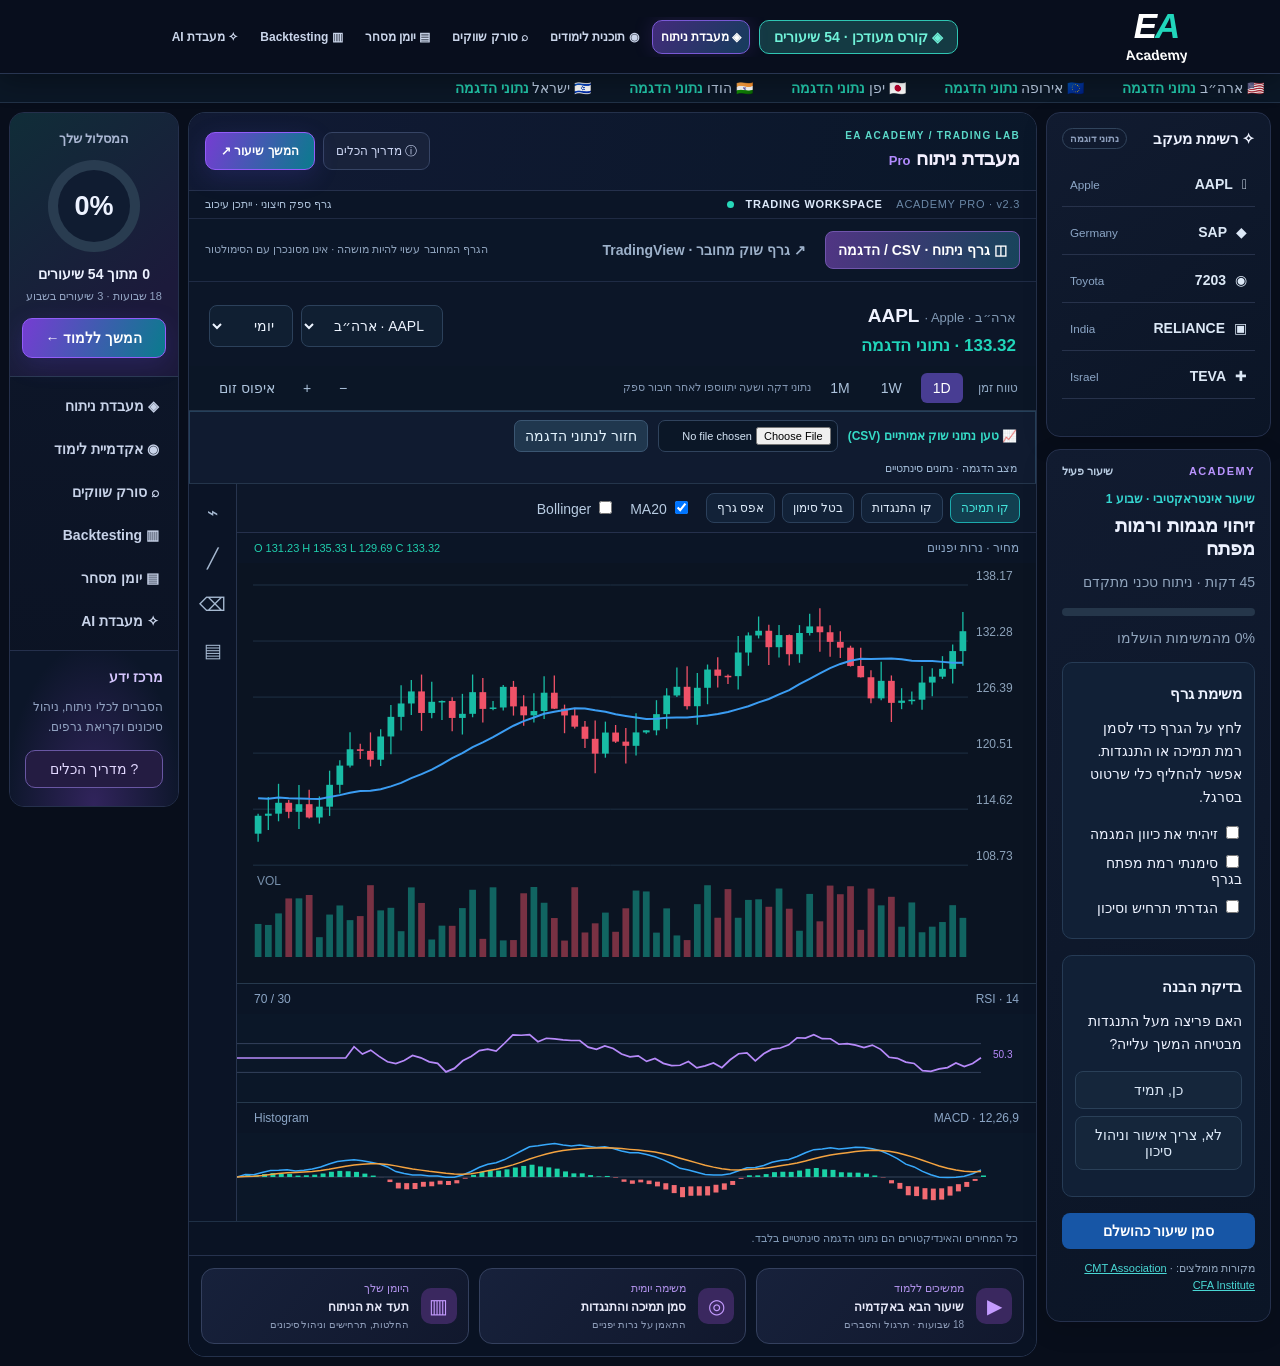
<file: index.html>
<!DOCTYPE html>

<html dir="rtl" lang="he"><head><meta charset="utf-8"/><meta content="width=device-width,initial-scale=1" name="viewport"/><meta content="#07111f" name="theme-color"/><title>EA Academy | מסחר, השקעות ולמידה — 11.1</title><link href="style.css?v=111" rel="stylesheet"/><link href="pro-v3.css?v=111" rel="stylesheet"/><link href="ea-v4.css?v=111" rel="stylesheet"/><link href="ea-layout-fix.css?v=111" rel="stylesheet"/><link href="ea-v5.css?v=111" rel="stylesheet"/><link href="academy-v6.css?v=111" rel="stylesheet"/><style>.v9-course-link{display:inline-flex;align-items:center;padding:8px 14px;margin:3px 5px;border-radius:10px;border:1px solid #2fc6b3;background:#143a43;color:#70f2d9;text-decoration:none;font-weight:800;white-space:nowrap}</style></head><body><header><div class="brand"><div aria-label="EA Academy" class="ea-mark"><strong>E<span>A</span></strong><small>Academy</small></div><span class="brand-sub">Trading · Investing · AI</span></div><nav><a href="academy-pro.html?v=111" class="v9-course-link">◈ קורס מעודכן · 54 שיעורים</a><button class="active" data-view="lab">◈  מעבדת ניתוח</button><button data-view="courses">◉  תוכנית לימודים</button><button data-view="scanner">⌕  סורק שווקים</button><button data-view="journal">▤  יומן מסחר</button><button data-view="backtesting">▥  Backtesting</button><button data-view="research">✧  מעבדת AI</button><button class="nav-academy" data-view="courses">♢  אקדמיית לימוד</button></nav><span class="tag">● מצב הדגמה · מחירים סינתטיים</span></header><div class="ticker" id="ticker"></div><main><section class="view active" id="lab"><div class="layout"><section class="pro-chart panel chartpanel"><div class="ea-chart-top"><div><span class="ea-eyebrow">EA ACADEMY / TRADING LAB</span><h1>מעבדת ניתוח <em>Pro</em></h1><p>נתח מגמות, תרגל אסטרטגיות ולמד מתוך הגרף</p></div><div class="ea-top-actions"><button id="eaOpenHelpTop" type="button">ⓘ מדריך הכלים</button><button class="ea-gradient-btn" data-view="courses" type="button">המשך שיעור ↗</button></div></div><div class="terminal-strip"><div class="terminal-title"><span class="live-dot"></span> TRADING WORKSPACE <span class="terminal-sub">ACADEMY PRO · v2.3</span></div><div class="terminal-status">גרף ספק חיצוני · ייתכן עיכוב</div></div><div class="pro-mode-tabs"><button class="active" data-pro-mode="local" type="button">◫ גרף ניתוח · CSV / הדגמה</button><button data-pro-mode="external" type="button">↗ גרף שוק מחובר · TradingView</button><span>הגרף המחובר עשוי להיות מושהה · אינו מסונכרן עם הסימולטור</span></div><section class="live-market pro-external" hidden="" id="liveMarket"><div class="live-head"><strong>נתוני שוק מחוברים · TradingView</strong><span>הנתונים עשויים להיות מושהים בהתאם לבורסה ולספק. גרף זה נפרד מהסימולטור.</span></div><div class="live-tools"><label>סימול <input aria-label="סימול בורסה" id="liveSymbol" placeholder="NASDAQ:AAPL" value="NASDAQ:AAPL"/></label><button id="loadLive" type="button">טען גרף שוק</button><span id="liveStatus">טוען גרף חיצוני…</span></div><div class="live-frame" id="liveFrame"><iframe id="tvFrame" loading="lazy" referrerpolicy="strict-origin-when-cross-origin" title="גרף שוק TradingView"></iframe></div><p class="source-note">נתוני ספק חיצוני; זמינות, זמן אמת/השהיה, היקף היסטוריה והרשאות תלויים ב-TradingView ובבורסה. אין להסתמך על נתונים אלה לביצוע פקודות. אין סנכרון אוטומטי עם Backtesting או יומן המסחר.</p></section><div class="charthead pro-local"><div><h2 id="symbolTitle">AAPL <small>· Apple · NASDAQ</small></h2><div class="price" id="priceLabel">—</div></div><div class="actions"><select id="symbol"><option value="AAPL">AAPL · ארה״ב</option><option value="SAP">SAP · גרמניה</option><option value="7203">Toyota · יפן</option><option value="RELIANCE">Reliance · הודו</option><option value="TEVA">Teva · ישראל</option></select><select id="timeframe"><option value="D">יומי</option><option value="W">שבועי</option><option value="M">חודשי</option></select></div></div><div aria-label="טווחי זמן" class="quickframes pro-local" role="group"><span>טווח זמן</span><button class="active" data-frame="D">1D</button><button data-frame="W">1W</button><button data-frame="M">1M</button><span class="frame-note">נתוני דקה ושעה יתווספו לאחר חיבור ספק</span><div class="zoom-controls"><button id="zoomOut" title="הצג יותר נרות" type="button">−</button><button id="zoomIn" title="התקרב לגרף" type="button">+</button><button id="zoomReset" type="button">איפוס זום</button></div></div><div class="csv-upload pro-local"><label for="csvFile">📈 טען נתוני שוק אמיתיים (CSV)</label><input accept=".csv,text/csv" id="csvFile" type="file"/><button id="demoMode" type="button">חזור לנתוני הדגמה</button><span id="dataStatus" role="status">מצב הדגמה · נתונים סינתטיים</span></div><div class="trading-workspace pro-local"><div aria-label="כלי גרף" class="drawing-rail"><button data-rail="support" title="קו תמיכה">⌁</button><button data-rail="resistance" title="קו התנגדות">╱</button><button data-rail="clear" title="נקה שרטוטים">⌫</button><button data-rail="courses" title="לשיעורים">▤</button></div><div class="trading-chart-body"><div class="toolbar"><button class="selected" data-tool="support">קו תמיכה</button><button data-tool="resistance">קו התנגדות</button><button id="undo">בטל סימון</button><button id="reset">אפס גרף</button><label><input checked="" id="ma" type="checkbox"/> MA20</label><label><input id="bands" type="checkbox"/> Bollinger</label></div><div class="pane-heading"><span>מחיר · נרות יפניים</span><span id="ohlcInfo">OHLC</span></div><canvas aria-label="גרף נרות אינטראקטיבי עם נתוני הדגמה" id="chart"></canvas><div class="pane-heading indicator-pane"><span>RSI · 14</span><span>30 / 70</span></div><canvas id="rsi"></canvas><div class="pane-heading indicator-pane"><span>MACD · 12,26,9</span><span>Histogram</span></div><canvas id="macd"></canvas></div></div><p class="tiny pro-local" id="dataDisclaimer">כרגע מוצגים נתוני הדגמה סינתטיים. לאחר ייבוא CSV יופיע מקור הנתונים שתזין; האפליקציה אינה מאמתת את המקור או את התאמות המחירים.</p><div class="ea-bottom-tiles"><button class="ea-bottom-card" data-view="courses" type="button"><span class="ea-card-icon">▶</span><span><small>ממשיכים ללמוד</small><strong>שיעור הבא באקדמיה</strong><em>18 שבועות · תרגול והסברים</em></span></button><button class="ea-bottom-card" data-view="courses" type="button"><span class="ea-card-icon">◎</span><span><small>משימה יומית</small><strong>סמן תמיכה והתנגדות</strong><em>התאמן על נרות יפניים</em></span></button><button class="ea-bottom-card" data-view="journal" type="button"><span class="ea-card-icon">▥</span><span><small>היומן שלך</small><strong>תעד את הניתוח</strong><em>החלטות, תרחישים וניהול סיכונים</em></span></button></div></section><aside class="pro-dock"><aside class="panel sidebar"><div class="ea-side-title"><span>✧ רשימת מעקב</span><small>נתוני דוגמה</small></div><div class="sidebar-heading"><span>רשימת מעקב</span><span class="badge-demo">דמו</span></div><div class="watchlist" id="watchlist"><button data-watch="AAPL"> <strong>AAPL</strong><small>Apple</small></button><button data-watch="SAP">◆ <strong>SAP</strong><small>Germany</small></button><button data-watch="7203">◉ <strong>7203</strong><small>Toyota</small></button><button data-watch="RELIANCE">▣ <strong>RELIANCE</strong><small>India</small></button><button data-watch="TEVA">✚ <strong>TEVA</strong><small>Israel</small></button></div><h3>שווקים עולמיים</h3><div id="markets"></div><h3>כלים מתקדמים</h3><div class="toolgrid"><button data-view="scanner">⌕ סורק</button><button id="simButton">◈ סימולטור</button><button id="backtestButton">▥ Backtesting</button><button id="aiButton">✧ מעבדת AI</button></div><div class="mini"><h3>סימולטור מסחר</h3><label>כניסה <input id="entry" step="0.01" type="number" value="150"/></label><label>סטופ <input id="stop" step="0.01" type="number" value="145"/></label><label>יעד <input id="target" step="0.01" type="number" value="160"/></label><label>סיכון כספי <input id="risk" min="1" type="number" value="100"/></label><button class="primary" id="calculate">חשב פוזיציה</button><p class="muted" id="calcResult">הכנס נתונים לחישוב.</p></div></aside><aside class="panel lesson"><div class="lesson-topline">ACADEMY <span>שיעור פעיל</span></div><div class="eyebrow">שיעור אינטראקטיבי · שבוע <span id="weekNumber">1</span></div><h2 id="lessonTitle">זיהוי מגמות ורמות מפתח</h2><p class="muted">45 דקות · ניתוח טכני מתקדם</p><div class="progress"><i id="progressBar"></i></div><p class="muted" id="progressText">0% הושלם</p><div class="mini"><h3>משימת גרף</h3><p>לחץ על הגרף כדי לסמן רמת תמיכה או התנגדות. אפשר להחליף כלי שרטוט בסרגל.</p><div class="check"><label><input id="task1" type="checkbox"/> זיהיתי את כיוון המגמה</label><label><input id="task2" type="checkbox"/> סימנתי רמת מפתח בגרף</label><label><input id="task3" type="checkbox"/> הגדרתי תרחיש וסיכון</label></div></div><div class="mini"><h3>בדיקת הבנה</h3><p>האם פריצה מעל התנגדות מבטיחה המשך עלייה?</p><div class="quiz"><button data-answer="wrong">כן, תמיד</button><button data-answer="right">לא, צריך אישור וניהול סיכון</button></div><p class="muted" id="feedback"></p></div><button class="primary" id="complete">סמן שיעור כהושלם</button><p class="tiny">מקורות מומלצים: <a href="https://www.cmtassociation.org/" rel="noopener" target="_blank">CMT Association</a> · <a href="https://www.cfainstitute.org/" rel="noopener" target="_blank">CFA Institute</a></p></aside></aside><aside class="ea-left-rail"><div class="ea-journey"><div class="ea-small">המסלול שלך</div><div class="ea-ring" id="eaRing"><span id="eaPct">0%</span></div><strong id="eaDone">0 מתוך 54 שיעורים</strong><small>18 שבועות · 3 שיעורים בשבוע</small><button class="ea-gradient-btn" data-view="courses" type="button">המשך ללמוד ←</button></div><div class="ea-rail-menu"><button data-view="lab">◈ <span>מעבדת ניתוח</span></button><button data-view="courses">◉ <span>אקדמיית לימוד</span></button><button data-view="scanner">⌕ <span>סורק שווקים</span></button><button data-view="backtesting">▥ <span>Backtesting</span></button><button data-view="journal">▤ <span>יומן מסחר</span></button><button data-view="research">✧ <span>מעבדת AI</span></button></div><div class="ea-rail-foot"><strong>מרכז ידע</strong><p>הסברים לכלי ניתוח, ניהול סיכונים וקריאת גרפים.</p><button id="eaOpenHelp" type="button">? מדריך הכלים</button></div></aside></div></section><section class="view panel content academy-page" id="courses"><div style="margin:12px 0;padding:16px;border:1px solid #40cdbb;border-radius:12px;background:#102b36"><strong>EA Academy · מסלול יסודות — 70% למידה, 30% תרגול</strong><p>תשעה שיעורים מפורטים, ספריית הרצאות ומאמרים, מחברת אישית וגרף לצד המשימה.</p><a href="academy-pro.html?v=111" style="display:inline-block;background:#166e78;color:white;padding:10px 18px;border-radius:9px;text-decoration:none">התחל ללמוד במסלול החדש ←</a></div><div class="academy-hero"><div><div class="eyebrow">ACADEMY / מסלול למידה מקצועי</div><h1>ללמוד. לנתח. לתרגל.</h1><p>18 שבועות · 54 שיעורים · 40.5 שעות מתוכננות. כל שיעור כולל הסברים, דוגמה, תרגול, בדיקת ידע ומקורות להעמקה.</p></div><div class="academy-score"><strong id="academyDone">0/54</strong><span>שיעורים שהושלמו</span><div class="progress"><i id="academyProgress"></i></div></div></div><div class="academy-shell"><aside class="academy-index"><h3>תוכנית הלימודים</h3><p class="tiny">בחר שיעור לפתיחת סביבת הלמידה</p><div class="coursegrid" id="courseGrid"></div></aside><div class="academy-learning-workspace"><article class="academy-reader" id="academyReader"><p class="muted">בחר שיעור מהתוכנית כדי להתחיל.</p></article><section class="academy-practice-dock" id="academyPracticeDock" hidden><div class="practice-dock-head"><div><strong>מעבדת ניתוח צמודה</strong><small>גרף ותרגול לצד השיעור — ללא מעבר עמוד</small></div><button type="button" id="closePracticeDock">סגור גרף ✕</button></div><div class="practice-dock-controls"><button type="button" id="practiceLocal" class="active">גרף מקומי · שרטוט ו-CSV</button><button type="button" id="practiceExternal">גרף שוק · ספק חיצוני</button></div><iframe title="מעבדת ניתוח אינטראקטיבית" id="academyLabFrame" loading="lazy" data-src="index.html?embed=lab" referrerpolicy="same-origin"></iframe><p class="source-note">הגרף המקומי מציג נתונים סינתטיים עד לייבוא CSV. גרף הספק עשוי להיות מושהה. הנתונים אינם משותפים אוטומטית עם השיעור.</p></section></div></div></section><section class="view panel content" id="scanner"><h1>סורק שווקים עולמי</h1><p class="muted">דוגמת ממשק לסינון רשימת נכסים. הנתונים להמחשה בלבד ואינם תוצאות סריקה חיה.</p><div class="filters"><select id="marketFilter"><option value="all">כל השווקים</option><option value="US">ארה״ב</option><option value="EU">אירופה</option><option value="JP">יפן</option><option value="IN">הודו</option><option value="IL">ישראל</option></select><select id="trendFilter"><option value="all">כל המגמות</option><option value="up">מגמת עלייה</option><option value="down">מגמת ירידה</option></select></div><div id="scannerResults"></div></section><section class="view panel content" id="journal"><h1>יומן מסחר אישי</h1><p class="muted">שמור תרחישים ותובנות מקומית בדפדפן. אל תזין פרטי חשבון או מידע רגיש.</p><div class="journalform"><input id="journalSymbol" placeholder="סימול נכס"/><select id="journalType"><option>ניתוח טכני</option><option>תוכנית עסקה</option><option>סיכום עסקה</option></select><textarea id="journalNote" placeholder="מה ראיתי בגרף? מה התרחיש, הסטופ והסיכון?"></textarea><button class="primary" id="saveNote">שמור רשומה</button></div><div id="notes"></div></section><section class="view panel content" id="backtesting"><h1>מעבדת Backtesting</h1><p class="muted">סימולציה לימודית על סדרת מחירים סינתטית בלבד. לא ביצועי שוק, לא המלצת השקעה. אסטרטגיה: חציית ממוצעים נעים, לונג בלבד, ללא מינוף.</p><div class="journalform"><label>ממוצע קצר <input id="shortMa" max="40" min="2" type="number" value="10"/></label><label>ממוצע ארוך <input id="longMa" max="100" min="5" type="number" value="30"/></label><label>עמלה לכל פעולה (%) <input id="feePct" max="5" min="0" step="0.05" type="number" value="0.1"/></label><button class="primary" id="runBacktest">הרץ בדיקה</button></div><div class="results-grid" id="backtestResults"></div><p class="muted">התוצאות כוללות עמלה לדוגמה, אך אינן כוללות החלקה, מס, דיבידנדים או הטיית בחירת נכסים. בדיקה אמיתית מחייבת נתונים היסטוריים איכותיים ובדיקת out-of-sample.</p></section><section class="view panel content" id="research"><h1>מעבדת AI ומקורות מחקר</h1><p class="muted">גרסה זו אינה מחוברת למודל AI. כאן תוכל להכין שאלת מחקר מסודרת, להעתיק אותה ולבדוק מקורות ראשוניים.</p><div class="journalform"><label>נכס / סימול <input id="researchSymbol" maxlength="30" value="NVDA"/></label><label>סוג מחקר <select id="researchKind"><option value="technical">ניתוח טכני</option><option value="fundamental">ניתוח פונדמנטלי</option><option value="risk">ניהול סיכונים</option></select></label><textarea id="researchQuestion" placeholder="מה השאלה שתרצה לבדוק? למשל: האם הפריצה נתמכת בנפח?"></textarea><button class="primary" id="copyResearch">העתק שאלת מחקר מובנית</button></div><h2>מקורות מקצועיים</h2><div class="source-list"><a href="https://www.sec.gov/edgar/search/" rel="noopener" target="_blank">SEC EDGAR — דוחות חברות בארה״ב ↗</a><a href="https://pages.stern.nyu.edu/~adamodar/" rel="noopener" target="_blank">Aswath Damodaran — הערכת שווי ↗</a><a href="https://www.cmegroup.com/education.html" rel="noopener" target="_blank">CME Group — לימודי שווקים ונגזרים ↗</a><a href="https://www.investor.gov/" rel="noopener" target="_blank">Investor.gov — סיכונים והשקעות ↗</a></div><p class="muted">קישורים אלו הם מקורות ללמידה, לא ציטוטים המאמתים ניתוח מסוים. אל תסתמך על תשובת AI ללא הצלבת נתונים ותאריכים.</p></section></main><div id="toast" role="status"></div><script src="app.js?v=111"></script><script src="academy.js?v=111"></script><script src="market.js?v=111"></script><script src="pro-v3.js?v=111"></script><dialog class="ea-help" dir="rtl" id="eaHelp"><div class="ea-help-head"><div><small>EA ACADEMY · KNOWLEDGE CENTER</small><h2>מדריך הכלים שלך</h2></div><button aria-label="סגור" id="eaCloseHelp">✕</button></div><p>הסברים קצרים לכלי המסחר והלמידה. הנתונים בגרף המקומי סינתטיים אלא אם ייבאת CSV; הגרף החיצוני כפוף לזמינות והשהיית הספק.</p><div class="ea-help-grid"><article><h3>🕯 נרות יפניים</h3><p>כל נר מציג פתיחה, גבוה, נמוך וסגירה. גוף ירוק מציין סגירה מעל הפתיחה; אדום מציין ההפך.</p></article><article><h3>〽 MA20</h3><p>ממוצע מחירי הסגירה של 20 הנרות האחרונים. מסייע לראות כיוון מגמה, אך מגיב באיחור.</p></article><article><h3>◌ Bollinger</h3><p>רצועות סביב ממוצע נע המבטאות תנודתיות. נגיעה ברצועה אינה אות מסחר בפני עצמה.</p></article><article><h3>〰 RSI</h3><p>מדד מומנטום 0–100. רמות 30 ו־70 הן נקודות התייחסות, לא הבטחה להיפוך.</p></article><article><h3>▥ MACD</h3><p>השוואת ממוצעים נעים והיסטוגרמה להערכת שינויי מומנטום; חשוב לשלב הקשר שוק.</p></article><article><h3>⌁ תמיכה והתנגדות</h3><p>אזורי מחיר שבהם הופיע בעבר ביקוש או היצע. רמות עלולות להישבר ויש להגדיר סיכון מראש.</p></article><article><h3>◎ Backtesting</h3><p>בחינת אסטרטגיה על מחירי עבר. כרגע הבדיקה באתר היא לימודית ועל נתונים סינתטיים.</p></article><article><h3>↗ גרף מחובר</h3><p>רכיב חיצוני של TradingView. נתונים עשויים להיות בזמן אמת או מושהים לפי הבורסה והרשאות הספק.</p></article></div></dialog><script src="ea-v4.js?v=111"></script><script src="academy-v6.js?v=111" defer></script></body></html>
</file>
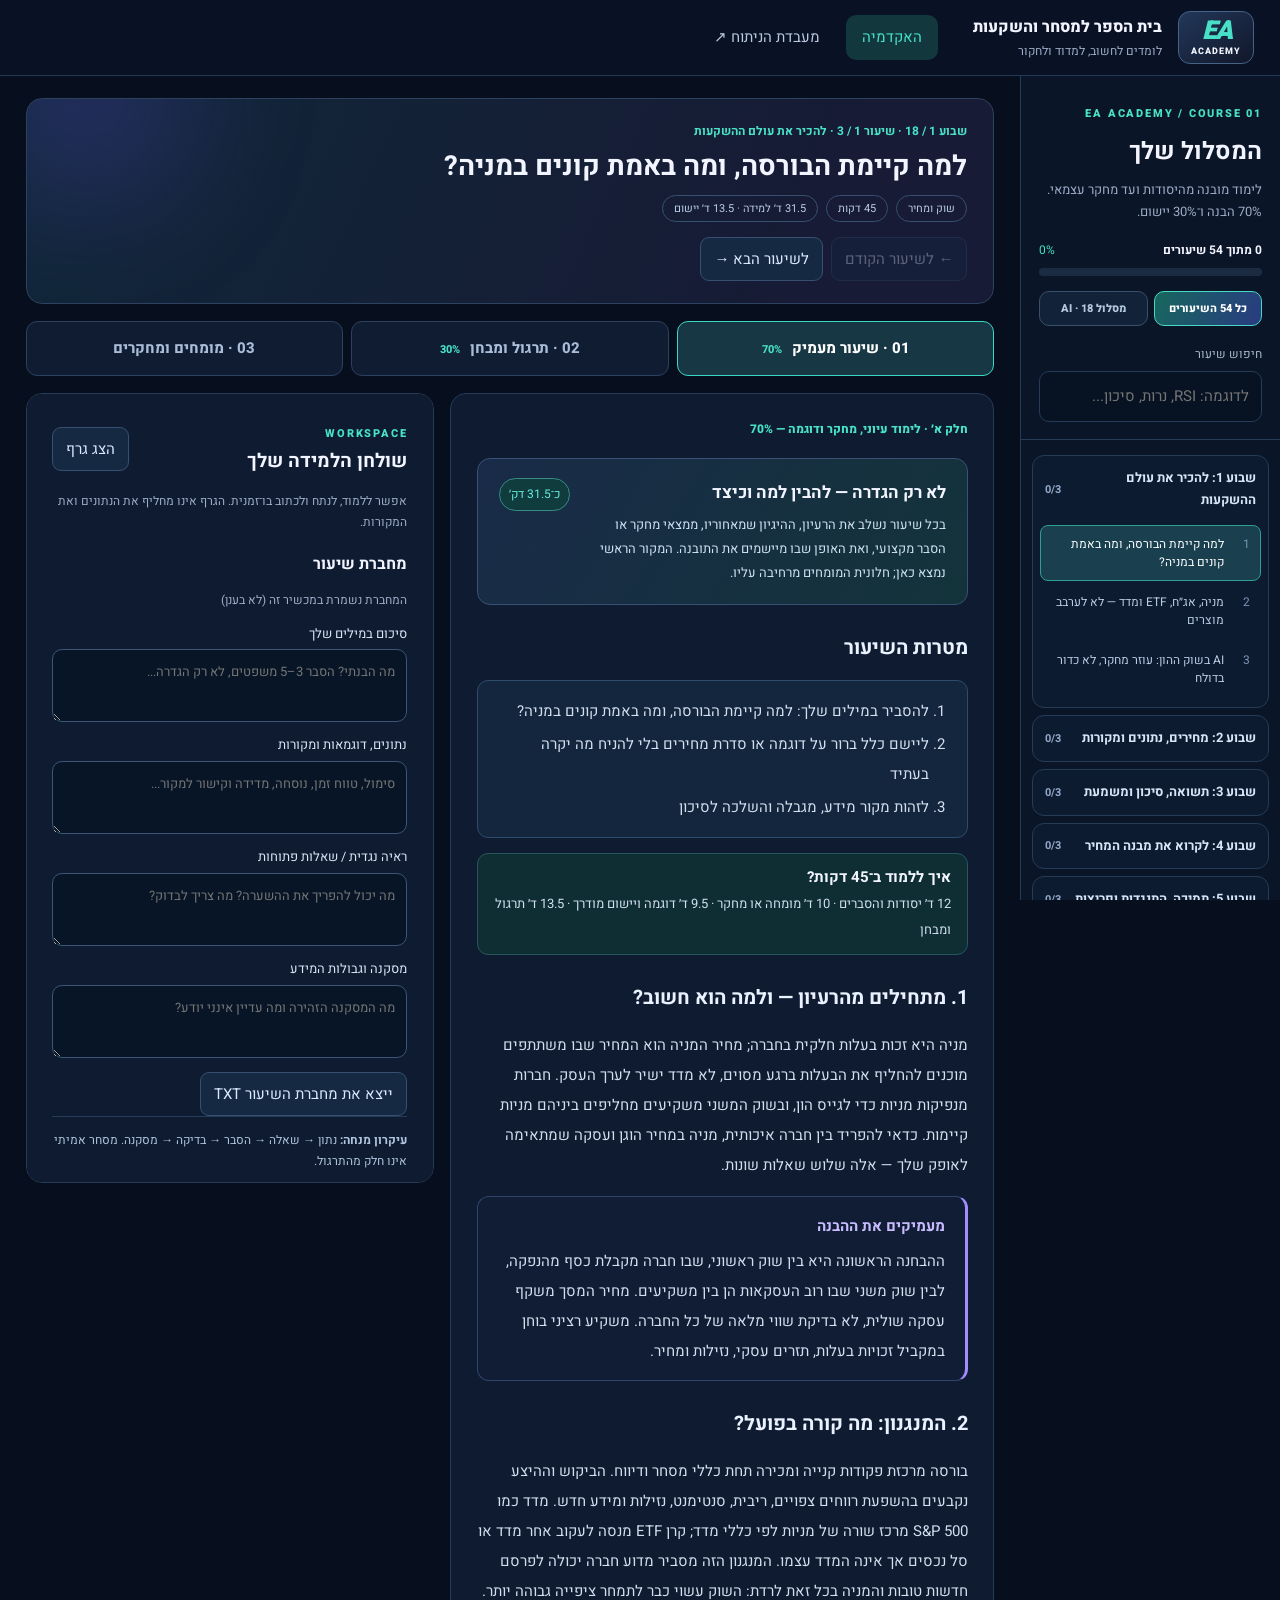
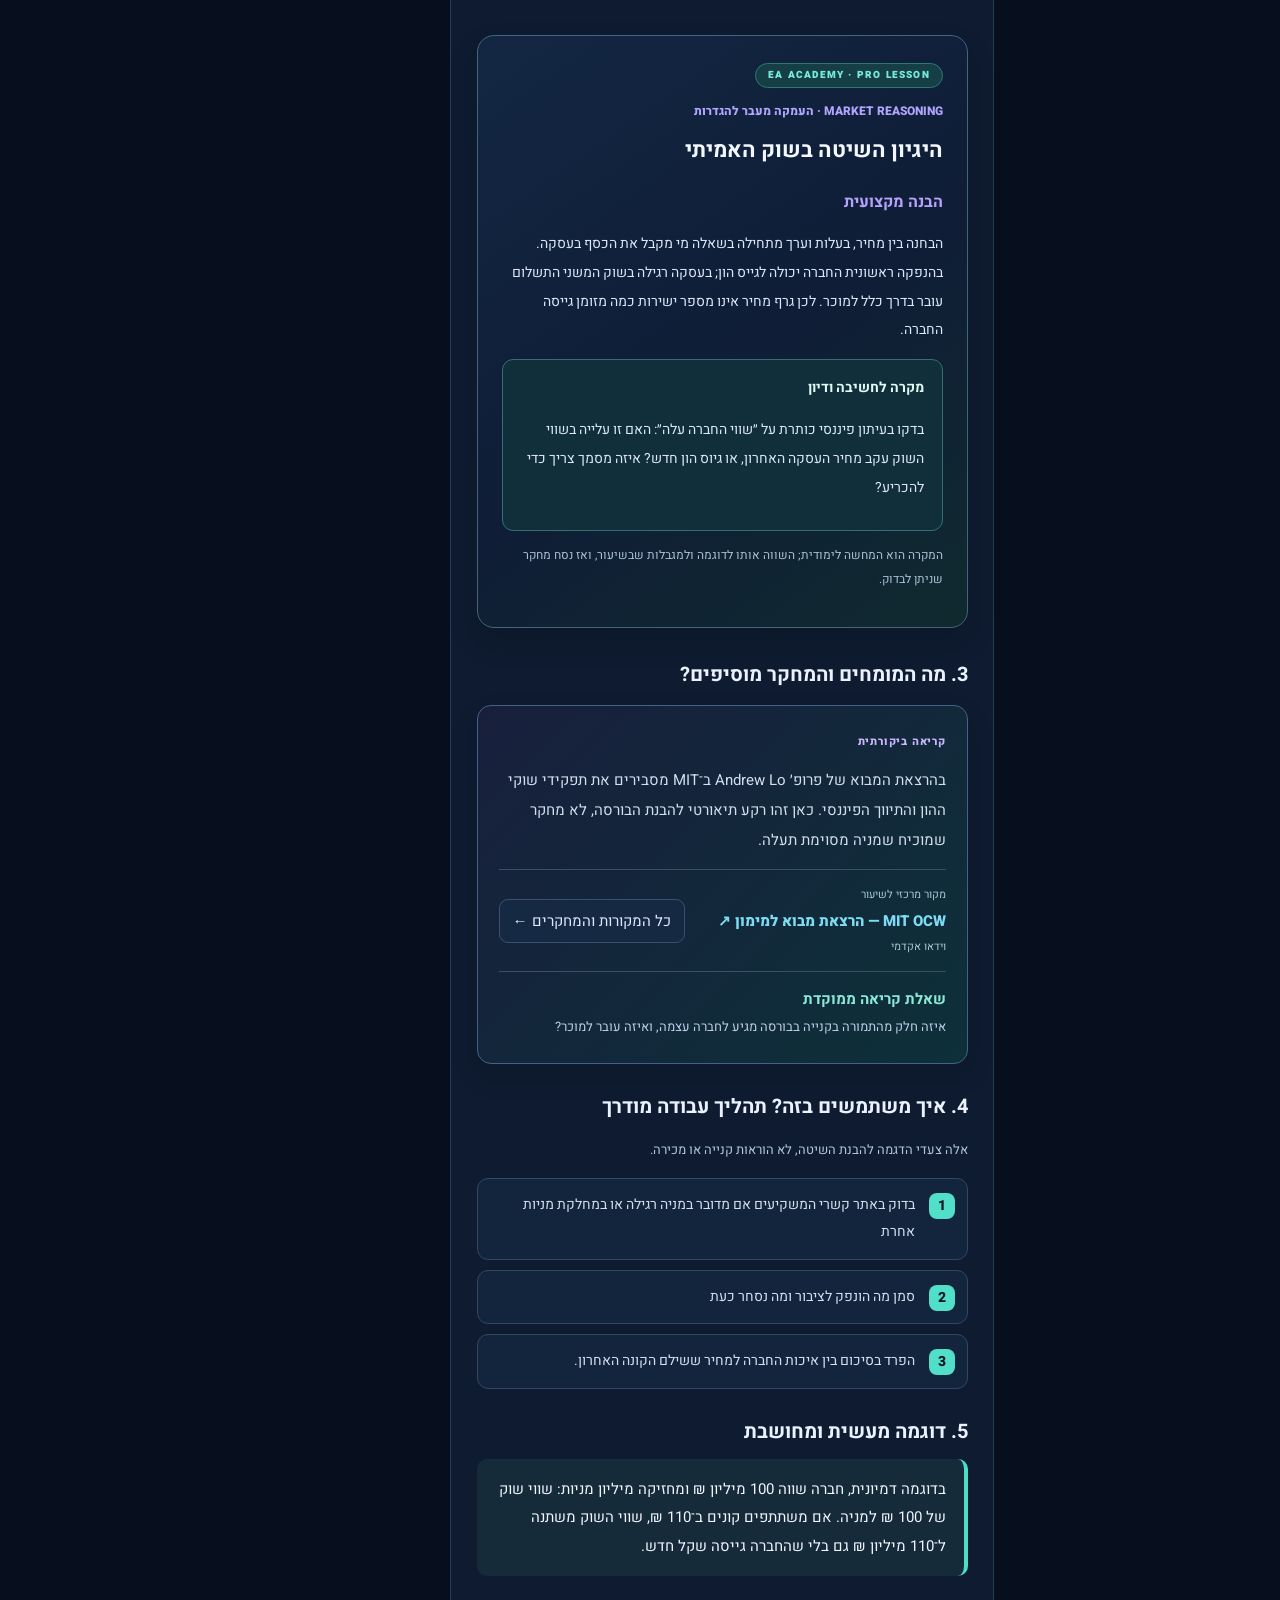
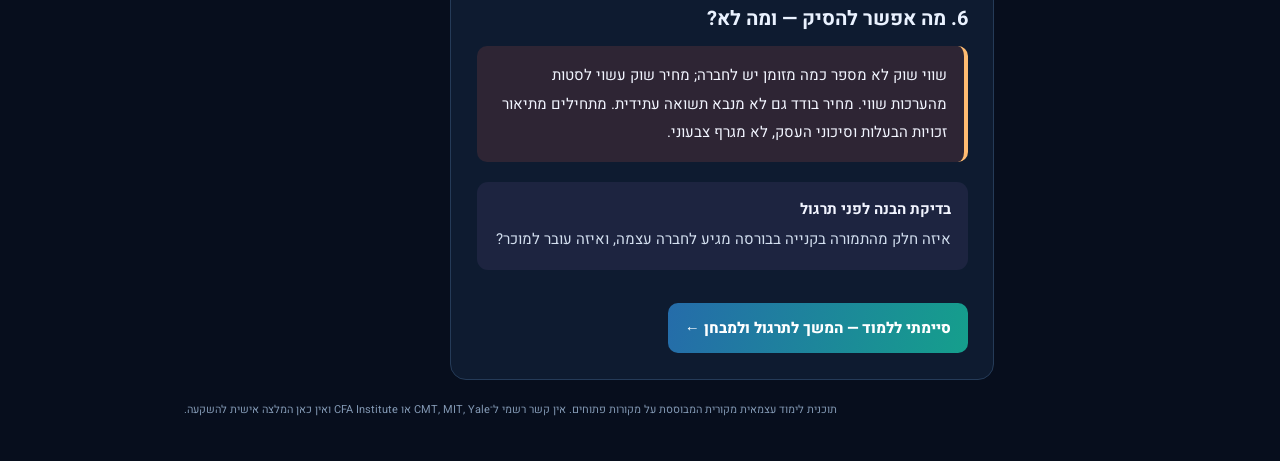
<file: academy-pro.html>
<!doctype html>
<html lang="he" dir="rtl"><head><meta charset="utf-8"><meta name="viewport" content="width=device-width,initial-scale=1"><meta name="theme-color" content="#090f1e"><title>EA Academy | קורס מסחר, השקעות ו־AI — גרסה 11.1</title>
<link rel="stylesheet" href="course-v9.css?v=111"><link rel="stylesheet" href="course-v10.css?v=111"><link rel="stylesheet" href="course-v11.css?v=111"></head>
<body>
<header class="topbar">
  <div class="brand"><span class="brandlogo"><em>EA</em><small>ACADEMY</small></span><span class="brandwords">בית הספר למסחר והשקעות<small>לומדים לחשוב, למדוד ולחקור</small></span></div>
  <nav aria-label="ניווט ראשי"><a class="nav-active" href="academy-pro.html">האקדמיה</a><a href="index.html">מעבדת הניתוח ↗</a></nav>
  <div class="topmeta">מסלול יסודות → מחקר <span>18 שבועות · 54 שיעורים · <strong>גרסה 11.1</strong></span></div>
</header>
<div class="shell">
 <aside class="course-nav" aria-label="רשימת שיעורים">
  <div class="course-nav-head"><span class="overline">EA ACADEMY / COURSE 01</span><h2>המסלול שלך</h2><p>לימוד מובנה מהיסודות ועד מחקר עצמאי. 70% הבנה ו־30% יישום.</p>
   <div class="progresslabel"><strong id="progressTitle">0 מתוך 54 שיעורים</strong><span id="progressPercent">0%</span></div><div class="progressbar"><span id="progressFill"></span></div>
   <div class="track-actions"><button id="allTrack" class="track-on" type="button">כל 54 השיעורים</button><button id="aiTrack" type="button">מסלול AI · 18</button></div><label class="searchlabel" for="lessonSearch">חיפוש שיעור</label><input id="lessonSearch" type="search" placeholder="לדוגמה: RSI, נרות, סיכון..." autocomplete="off">
  </div>
  <div id="weekNav" class="weeknav" role="navigation" aria-label="פרקי לימוד"></div>
  <div class="footnav">שמירה מקומית בדפדפן בלבד. אין כאן שירות ייעוץ השקעות או הסמכה של CMT.</div>
 </aside>
 <main class="lesson-area">
  <div class="intro">
   <div class="eyebrow" id="breadcrumb">שבוע 1 · שיעור 1</div>
   <h1 id="lessonTitle">טוען שיעור...</h1>
   <div class="lessonmeta"><span id="lessonType"></span><span>45 דקות</span><span>31.5 ד׳ למידה · 13.5 ד׳ יישום</span></div>
   <div class="intro-actions"><button id="prevLesson" class="ghost">← לשיעור הקודם</button><button id="nextLesson" class="ghost">לשיעור הבא →</button></div>
  </div>
  <div class="modebar" role="tablist" aria-label="חלקי השיעור"><button data-tab="learn" role="tab" aria-selected="true" class="active">01 · שיעור מעמיק <span>70%</span></button><button data-tab="practice" role="tab" aria-selected="false">02 · תרגול ומבחן <span>30%</span></button><button data-tab="resources" role="tab" aria-selected="false">03 · מומחים ומחקרים</button></div>
  <div class="two-panel">
   <article class="reader">
    <section id="learnPanel" data-panel="learn">
      <div class="sectionstep">חלק א׳ · לימוד עיוני, מחקר ודוגמה — 70%</div>
      <div class="reading-intro"><div><strong>לא רק הגדרה — להבין למה וכיצד</strong><p>בכל שיעור נשלב את הרעיון, ההיגיון שמאחוריו, ממצאי מחקר או הסבר מקצועי, ואת האופן שבו מיישמים את התובנה. המקור הראשי נמצא כאן; חלונית המומחים מרחיבה עליו.</p></div><span class="reading-time">כ־31.5 דק׳</span></div>
      <h2>מטרות השיעור</h2><ol id="objectives" class="objectives"></ol>
      <div class="timeplan"><strong>איך ללמוד ב־45 דקות?</strong><p>12 ד׳ יסודות והסברים · 10 ד׳ מומחה או מחקר · 9.5 ד׳ דוגמה ויישום מודרך · 13.5 ד׳ תרגול ומבחן</p></div>
      <h2>1. מתחילים מהרעיון — ולמה הוא חשוב?</h2><p id="coreIdea" class="learning-copy"></p>
      <div class="reading-depth"><h3>מעמיקים את ההבנה</h3><p id="contextBridge" class="learning-copy"></p></div>
      <h2>2. המנגנון: מה קורה בפועל?</h2><p id="mechanism" class="learning-copy"></p>
      <section id="v11DeepReading" class="deep-learning-block" aria-label="העמקה מקצועית"><div class="deep-ribbon">EA ACADEMY · PRO LESSON</div><div id="v11DeepContent"></div></section><h2>3. מה המומחים והמחקר מוסיפים?</h2>
      <div class="research-inline"><span class="evidence-tag">קריאה ביקורתית</span><p id="expertResearch" class="learning-copy"></p>
       <div class="research-source"><div><small>מקור מרכזי לשיעור</small><a id="expertLink" target="_blank" rel="noopener noreferrer" href="#">טוען מקור...</a><small id="expertSourceKind"></small></div><button id="expandResearch" type="button" class="ghost">כל המקורות והמחקרים ←</button></div>
       <div class="read-question"><strong>שאלת קריאה ממוקדת</strong><p id="sourceFocus"></p></div>
      </div>
      <h2>4. איך משתמשים בזה? תהליך עבודה מודרך</h2><p class="guided-intro">אלה צעדי הדגמה להבנת השיטה, לא הוראות קנייה או מכירה.</p><ol id="guidedSteps" class="guided-steps"></ol>
      <h2>5. דוגמה מעשית ומחושבת</h2><div id="caseStudy" class="case-study"></div>
      <h2>6. מה אפשר להסיק — ומה לא?</h2><div id="limitations" class="warning"></div>
      <div class="checkpoint"><strong>בדיקת הבנה לפני תרגול</strong><p id="lessonCheckpoint"></p></div>
      <button id="toPractice" class="primary next">סיימתי ללמוד — המשך לתרגול ולמבחן ←</button>
    </section>
    <section id="practicePanel" data-panel="practice" hidden><div class="sectionstep">חלק ב׳ · יישום ובדיקת הבנה</div><h2>משימת מחקר מעשית</h2><div id="practiceTask" class="practice-task"></div>
    <div class="method"><h3>איך מגישים תשובה מקצועית?</h3><ol><li>תאר נתונים ומקור — לא רק תחושה.</li><li>הצג לפחות דוגמה אחת עם מספרים או תצפית שניתן לאמת.</li><li>הסבר מה יתמוך בהשערה וגם מה יפריך אותה.</li><li>סכם מסקנה מוגבלת ואחראית, לא ״אות בטוח״ למסחר.</li></ol></div>
    <h2>בחינה קצרה עם משוב מיידי</h2><div id="quizArea" class="quiz"></div><div id="quizFeedback" class="feedback" role="status" aria-live="polite"></div>
    <div class="completion"><button id="markComplete" class="primary">בדוק תנאי השלמה</button><small id="completionHint">להשלמה: תשובה נכונה בבוחן וסיכום קצר במחברת (80 תווים לפחות).</small></div>
    </section>
    <section id="resourcesPanel" data-panel="resources" hidden><div class="sectionstep">חלק ג׳ · בחינת המקורות לעומק</div><h2>מה עומד מאחורי ההסבר בשיעור?</h2><div class="research-summary"><strong>השאלה המחקרית של השיעור</strong><p id="researchTabFocus"></p><p id="researchTabBridge"></p></div><h2>הרצאות, מחקרים ומדריכים ממוקדים</h2><p class="source-disclaimer">הקישורים מפנים למוסדות, הרצאות ומחקרים עצמאיים. המרצים אינם מלמדים מטעם EA Academy; לצד כל מקור מוסבר כיצד הוא קשור לשיעור. חלקם נותנים רקע תיאורטי ולא ראיה ישירה, וחלקם באנגלית.</p>
    <div id="v11AISources"></div><div id="sourceCards" class="source-grid"></div>
    <h2>איך ממשיכים ממקור למסקנה עצמאית?</h2><ol><li>מצא מי ערך אותו, מתי ואילו נתונים נכללו.</li><li>זהה מה בדיוק נמדד, ובאילו תקופות ומגבלות.</li><li>בדוק אם המסקנה עוסקת במידע סטטיסטי, בתשואה ברוטו או בתשואה נטו.</li><li>כתוב במחברת מה המחקר <strong>לא</strong> מוכיח.</li></ol>
    </section>
   </article>
   <aside class="study-desk"><div class="desk-head"><div><span class="overline">WORKSPACE</span><h2>שולחן הלמידה שלך</h2></div><button id="toggleLab" class="ghost" aria-expanded="false">הצג גרף</button></div>
    <p class="desk-desc">אפשר ללמוד, לנתח ולכתוב בו־זמנית. הגרף אינו מחליף את הנתונים ואת המקורות.</p>
    <div id="labArea" class="lab-area" hidden><iframe title="מעבדת EA Academy — גרף וייבוא CSV" id="labFrame" src="index.html?embed=lab&amp;v=111" loading="lazy"></iframe><p class="lab-note">הגרף המקומי משתמש בנתונים סינתטיים, אלא אם ייבאת CSV. בגרף החיצוני עשויה להיות השהיה.</p><a href="index.html" target="_blank" rel="noopener">פתח מעבדה מלאה בלשונית נפרדת ↗</a></div>
    <h3>מחברת שיעור</h3><p class="savehint" id="saveStatus">הטקסט נשמר מקומית בדפדפן שלך</p>
    <label for="noteSummary">סיכום במילים שלך</label><textarea id="noteSummary" placeholder="מה הבנתי? הסבר 3–5 משפטים, לא רק הגדרה..."></textarea>
    <label for="noteData">נתונים, דוגמאות ומקורות</label><textarea id="noteData" placeholder="סימול, טווח זמן, נוסחה, מדידה וקישור למקור..."></textarea>
    <label for="noteCounter">ראיה נגדית / שאלות פתוחות</label><textarea id="noteCounter" placeholder="מה יכול להפריך את ההשערה? מה צריך לבדוק?"></textarea>
    <label for="noteConclusion">מסקנה וגבולות המידע</label><textarea id="noteConclusion" placeholder="מה המסקנה הזהירה ומה עדיין אינני יודע?"></textarea>
    <div class="desk-actions"><button id="exportNotes" class="ghost">ייצא את מחברת השיעור TXT</button></div>
    <div class="study-note"><strong>עיקרון מנחה:</strong> נתון → שאלה → הסבר → בדיקה → מסקנה. מסחר אמיתי אינו חלק מהתרגול.</div>
   </aside>
  </div>
  <footer class="course-footer">תוכנית לימוד עצמאית מקורית המבוססת על מקורות פתוחים. אין קשר רשמי ל־CMT, MIT, Yale או CFA Institute ואין כאן המלצה אישית להשקעה.</footer>
 </main>
</div>
<script src="course-data.js?v=111"></script><script src="course-enrichment.js?v=111"></script><script src="course-v11-data.js?v=111"></script><script src="course-v11.js?v=111"></script><script src="course-v10.js?v=111"></script>
</body></html>
</file>
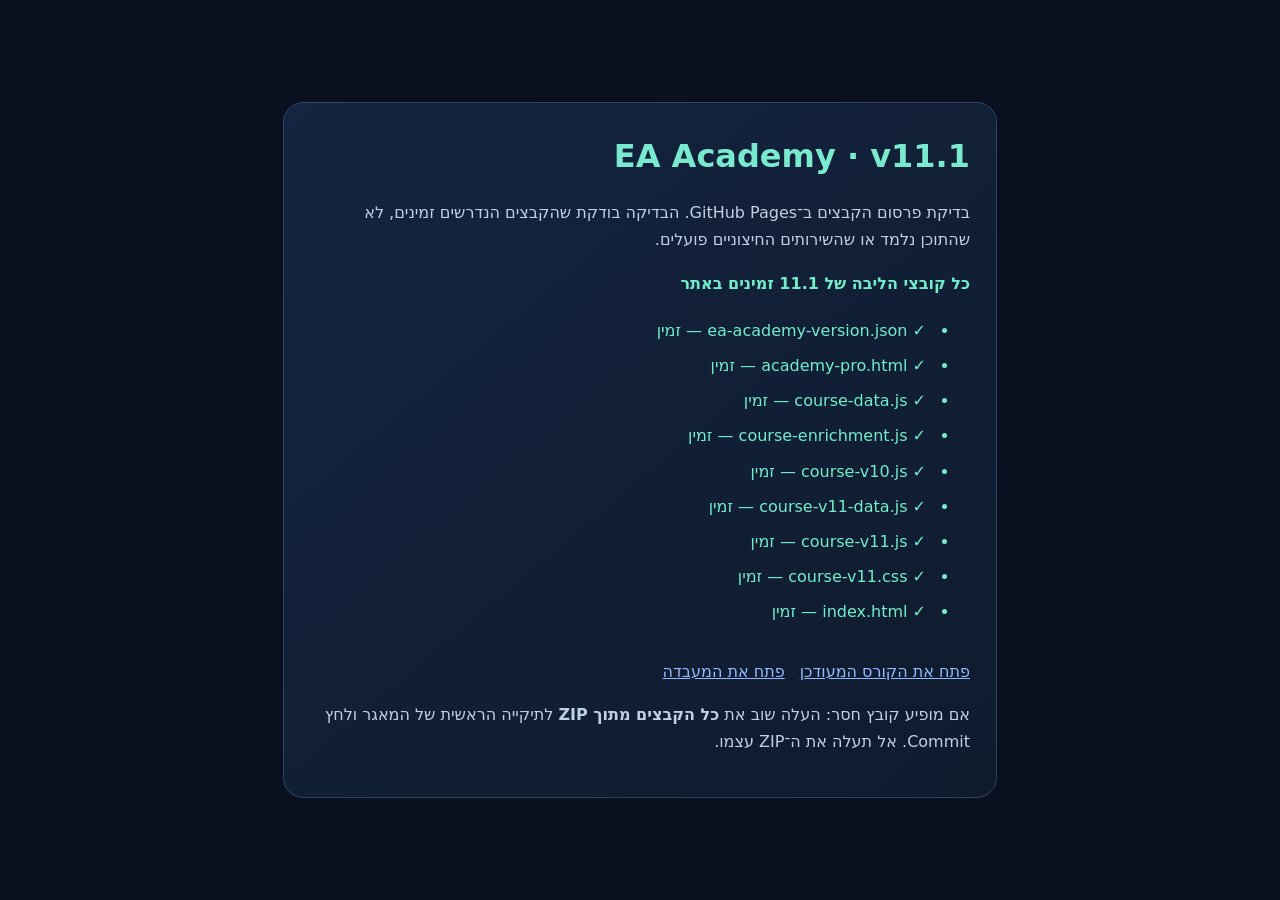
<file: version-check.html>
<!doctype html><html lang="he" dir="rtl"><head><meta charset="utf-8"><meta name="viewport" content="width=device-width,initial-scale=1"><title>EA Academy — בדיקת פרסום גרסה 11.1</title><style>
:root{color-scheme:dark}body{margin:0;background:#091120;color:#e7edf9;font:16px/1.7 system-ui,Arial;display:grid;place-items:center;min-height:100vh}.wrap{width:min(660px,90vw);border:1px solid #30435c;border-radius:20px;padding:26px;background:linear-gradient(140deg,#142441,#0f1b2d)}h1{margin:0;color:#7aeacf}p{color:#c0d1e6}.ok{color:#73edc9}.bad{color:#ff9f9f}.wait{color:#f6ce77}li{padding:4px}a{color:#93b9ff}.actions{display:flex;gap:15px;flex-wrap:wrap;padding-top:12px}code{color:#afccff}</style></head><body><main class="wrap"><h1>EA Academy · v11.1</h1><p>בדיקת פרסום הקבצים ב־GitHub Pages. הבדיקה בודקת שהקבצים הנדרשים זמינים, לא שהתוכן נלמד או שהשירותים החיצוניים פועלים.</p><strong id="summary" class="wait">בודק קבצים…</strong><ul id="checks"></ul><div class="actions"><a href="academy-pro.html?v=111">פתח את הקורס המעודכן</a><a href="index.html?v=111">פתח את המעבדה</a></div><p>אם מופיע קובץ חסר: העלה שוב את <strong>כל הקבצים מתוך ZIP</strong> לתיקייה הראשית של המאגר ולחץ Commit. אל תעלה את ה־ZIP עצמו.</p></main><script>
(async()=>{const files=['ea-academy-version.json','academy-pro.html','course-data.js','course-enrichment.js','course-v10.js','course-v11-data.js','course-v11.js','course-v11.css','index.html'];const list=document.getElementById('checks');let fails=0;for(const file of files){const li=document.createElement('li');try{const r=await fetch(file+'?check=111',{cache:'no-store'});if(!r.ok)throw new Error('HTTP '+r.status);if(file==='ea-academy-version.json'){const j=await r.json();if(j.version!=='11.1')throw new Error('גרסה שגויה '+j.version)}li.className='ok';li.textContent='✓ '+file+' — זמין'}catch(e){fails++;li.className='bad';li.textContent='✗ '+file+' — חסר או לא מעודכן ('+e.message+')'}list.append(li)}const s=document.getElementById('summary');s.className=fails?'bad':'ok';s.textContent=fails?'יש '+fails+' קבצים חסרים/לא מעודכנים':'כל קובצי הליבה של 11.1 זמינים באתר';})();
</script></body></html>
</file>
<file: style.css>
:root{font-family:Arial,'Segoe UI',sans-serif;color:#e8f0fa;background:#07111f;font-size:14px}*{box-sizing:border-box}body{margin:0}button,select,input,textarea{font:inherit}button{cursor:pointer;background:#15263b;border:1px solid #2a4058;border-radius:8px;color:#dce9f8;padding:10px 12px}button:hover{border-color:#21d4cc}button.active,button.selected{background:#123f50;color:#44e6dc;border-color:#159eaa}.primary{background:linear-gradient(90deg,#078f9f,#4555ce);border:0;color:white;font-weight:bold}header{display:flex;align-items:center;gap:30px;padding:16px 22px;border-bottom:1px solid #24364d;flex-wrap:wrap}.brand{font-size:22px;font-weight:bold;color:#40e4d4;direction:ltr}.brand strong{color:white}nav{display:flex;gap:8px;flex:1;flex-wrap:wrap}.tag,.muted,.tiny{color:#91a5bd}.tag{font-size:12px}.tiny{font-size:11px;line-height:1.6}a{color:#49d7d4}.ticker{display:flex;gap:24px;overflow:auto;padding:14px 20px;background:#0b192b;border-bottom:1px solid #24364d;white-space:nowrap}.ticker span{color:#b8c9df}.ticker b{color:#2ad4a5}.view{display:none}.view.active{display:block}.layout{display:grid;grid-template-columns:285px minmax(420px,1fr) 260px;gap:12px;padding:12px;direction:rtl;min-height:80vh}.panel{background:#0c1a2b;border:1px solid #23364e;border-radius:13px;padding:16px;min-width:0}.panel h2{margin:8px 0;font-size:19px}.panel h3{margin:10px 0}.eyebrow{color:#35d6d1;font-size:12px}.progress{background:#25364a;height:8px;border-radius:8px;overflow:hidden}.progress i{display:block;height:100%;background:#27d7cb;width:0}.mini{border:1px solid #283b52;background:#102137;padding:12px;border-radius:10px;margin:16px 0}.mini p{line-height:1.65}.check label,.mini label{display:block;margin:10px 0}.mini input[type=number]{width:100%;margin-top:5px}.quiz{display:grid;gap:7px}.lesson .primary{width:100%}.charthead{display:flex;justify-content:space-between;gap:12px;flex-wrap:wrap}.charthead small{color:#829ab5;font-size:12px}.price{color:#34d4a6;font-size:20px;font-weight:bold}.actions,.toolbar{display:flex;gap:8px;align-items:center;flex-wrap:wrap}.toolbar{border-top:1px solid #24364d;border-bottom:1px solid #24364d;margin:14px -16px 5px;padding:10px 16px}.toolbar button{padding:7px 9px}.toolbar label{white-space:nowrap}select,input,textarea{background:#0b1727;color:#edf4ff;border:1px solid #30435d;border-radius:7px;padding:9px}canvas{width:100%;display:block;direction:ltr;touch-action:manipulation}#chart{height:350px;cursor:crosshair}#rsi,#macd{height:95px}.indicator-title{font-size:11px;color:#9bb3cc;padding-top:8px}.sidebar #markets>div{display:flex;justify-content:space-between;padding:9px 0;border-bottom:1px solid #203149}.sidebar #markets span{color:#28d1a3}.toolgrid{display:grid;grid-template-columns:1fr 1fr;gap:8px}.toolgrid button{min-height:55px}.content{margin:14px;min-height:70vh;padding:25px}.coursegrid{display:grid;grid-template-columns:repeat(auto-fill,minmax(270px,1fr));gap:14px}.weekcard{background:#10243a;border:1px solid #2c4159;padding:15px;border-radius:12px}.weekcard h3{color:#45d8d2}.weekcard li{padding:7px 0}.weekcard button{width:100%}.filters{display:flex;gap:12px;margin:20px 0}#scannerResults{display:grid;gap:8px}.scanrow{display:flex;justify-content:space-between;gap:12px;align-items:center;padding:14px;background:#10243a;border-radius:8px}.journalform{max-width:720px;display:grid;gap:12px}.journalform textarea{min-height:130px}.note{background:#11263b;border:1px solid #30435d;padding:15px;border-radius:10px;margin-top:12px;white-space:pre-wrap}#toast{position:fixed;bottom:25px;left:25px;background:#12505a;padding:12px 18px;border-radius:8px;display:none}@media(max-width:1150px){.layout{grid-template-columns:250px minmax(300px,1fr)}.sidebar{grid-column:1/-1}.sidebar .mini{max-width:450px}}@media(max-width:750px){.layout{display:flex;flex-direction:column}.chartpanel{order:0}.lesson{order:1}.sidebar{order:2}header{gap:12px}nav{order:3;width:100%;overflow:auto;flex-wrap:nowrap}nav button{white-space:nowrap}#chart{height:300px}.content{margin:8px;padding:14px}.brand{font-size:18px}}

/* v2: research and backtesting workspaces */
.results-grid{display:grid;grid-template-columns:repeat(auto-fit,minmax(180px,1fr));gap:14px;margin:20px 0}.metric{background:#102337;border:1px solid #244257;border-radius:12px;padding:18px}.metric b{display:block;font-size:1.5rem;color:#38d9ca;margin-top:8px;direction:ltr;text-align:right}.source-list{display:grid;grid-template-columns:repeat(auto-fit,minmax(230px,1fr));gap:12px;margin:18px 0}.source-list a{color:#73e5dc;text-decoration:none;padding:15px;background:#102337;border:1px solid #244257;border-radius:10px}.source-list a:hover{border-color:#34d9cb}.journalform label{display:flex;flex-direction:column;gap:8px;color:#b8cbd9}.journalform input,.journalform select,.journalform textarea{max-width:100%;box-sizing:border-box}@media(max-width:720px){.results-grid{grid-template-columns:repeat(2,minmax(0,1fr))}}

.csv-upload{display:flex;align-items:center;gap:12px;flex-wrap:wrap;padding:12px 18px;border-bottom:1px solid #23334a;background:#102238}.csv-upload label{font-weight:700;color:#25d8c4}.csv-upload input{max-width:240px;color:#d7e7f7}.csv-upload span{font-size:12px;color:#a8bdd5;overflow-wrap:anywhere}.csv-upload button{padding:7px 10px;border-radius:7px;background:#20374e;color:#e5f5ff;border:1px solid #3b5672}

/* v2.2 — Pro trading terminal redesign */
:root{font-family:Inter,'Segoe UI',Arial,sans-serif;background:#070e19;color:#e5eefa;font-size:14px}body{background:#070e19}header{background:#0a1321;min-height:74px;padding:12px 26px;border-bottom:1px solid #203047;gap:28px}header .brand{font-size:24px;letter-spacing:-.5px;color:#24d7c3}header nav{justify-content:center;gap:5px}header nav button{background:transparent;border:1px solid transparent;border-radius:9px;padding:12px 18px;font-weight:650}header nav button.active{background:#103368;border-color:#164681;color:#dbeaff}header .tag{background:#102338;border:1px solid #2a3f5a;border-radius:50px;padding:7px 12px;white-space:nowrap}.ticker{background:#0b1523;border-bottom:1px solid #21324a;padding:11px 22px;gap:38px}.ticker b{color:#22c6a9}.layout{direction:rtl;grid-template-columns:285px minmax(450px,1fr) 290px;gap:0;padding:0;min-height:calc(100vh - 125px)}.panel{background:#0b1524;border-radius:0;border:0;border-left:1px solid #22334b;padding:18px}.chartpanel{background:#0b1422;padding:0;border-right:1px solid #203249;border-left:1px solid #203249}.lesson{background:#0c1829;padding:20px}.sidebar{background:#0b1523;padding:20px 14px}.charthead{align-items:center;padding:18px 22px 12px;border-bottom:1px solid #1e3045}.charthead h2{font-size:23px;direction:ltr;text-align:right}.charthead small{font-size:13px;font-weight:400}.price{font-size:23px;color:#20d1ae}.charthead select{background:#101f32;border:1px solid #2c415b;padding:11px 14px;border-radius:8px}.terminal-strip{display:flex;align-items:center;justify-content:space-between;gap:12px;padding:10px 22px;background:#0a1320;border-bottom:1px solid #1e3045;color:#a9bed6;font-size:11px;letter-spacing:.7px}.terminal-title{direction:ltr;font-weight:800;color:#dce9fa}.terminal-sub{color:#6b88a7;font-weight:400;margin-left:10px}.terminal-status{letter-spacing:0}.live-dot{display:inline-block;width:7px;height:7px;background:#27d8ba;border-radius:50%;margin-right:8px}.quickframes{display:flex;gap:6px;align-items:center;flex-wrap:wrap;padding:9px 20px;background:#0b1626;border-bottom:1px solid #223248}.quickframes>span:first-child{color:#8fa7c2;margin-left:8px;font-size:12px}.quickframes button{padding:6px 12px;border-radius:6px;background:transparent;border:1px solid transparent;color:#adc3dc}.quickframes button.active{background:#134a94;border-color:#2163b6;color:#fff}.quickframes .frame-note{color:#69829f;font-size:11px}.zoom-controls{margin-right:auto;display:flex;gap:4px}.zoom-controls button{border:1px solid #2a405b;background:#112238}.csv-upload{margin:12px 20px;border:1px solid #25405a;border-radius:9px;background:#101f31;padding:10px 12px;gap:10px}.csv-upload label{color:#35dbc7}.csv-upload input{max-width:220px;padding:6px}.csv-upload span{width:100%;font-size:11px;color:#9fb8d4}.toolbar{margin:0;padding:10px 20px;background:#0b1726;border-top:0;border-bottom:1px solid #24354b;gap:7px}.toolbar button{background:#122238;border:1px solid #2b405b}.toolbar button.selected{background:#123f50;border-color:#1caaad}.toolbar label{color:#b8cce2;margin-inline-start:8px}.pane-heading{display:flex;justify-content:space-between;align-items:center;gap:8px;color:#9db2cc;background:#0b1422;padding:10px 20px 3px;font-size:12px;direction:rtl}.pane-heading #ohlcInfo{direction:ltr;color:#20cfae;font-variant-numeric:tabular-nums;white-space:nowrap;font-size:11px}.pane-heading.indicator-pane{border-top:1px solid #24354b;padding-top:8px;color:#a9bed5}#chart{height:440px;background:#0b1422}#rsi,#macd{height:105px;background:#0b1422}.chartpanel #dataDisclaimer{padding:10px 20px 16px;margin:0;border-top:1px solid #1f3046;color:#7f97b4}.sidebar-heading{display:flex;justify-content:space-between;align-items:center;font-weight:800;font-size:17px;margin-bottom:12px}.badge-demo{font-size:10px;font-weight:600;color:#f5c773;border:1px solid #73592d;background:#382d1a;border-radius:4px;padding:3px 7px}.watchlist{display:grid;gap:3px;margin-bottom:22px}.watchlist button{display:flex;align-items:center;gap:9px;text-align:right;padding:12px;background:transparent;border:1px solid transparent;border-bottom-color:#1e3045;border-radius:5px;color:#dce8f6}.watchlist button:hover,.watchlist button.active{background:#152d48;border-color:#244764}.watchlist strong{direction:ltr;font-size:14px}.watchlist small{margin-right:auto;color:#8ea5c0}.sidebar h3{font-size:14px;margin:18px 0 12px;color:#dce9f7}.sidebar #markets>div{font-size:12px}.sidebar .toolgrid button{background:#13243a;min-height:46px}.sidebar .mini{background:#0e2033}.lesson-topline{display:flex;justify-content:space-between;color:#5e9bd6;font-size:11px;letter-spacing:1.5px;font-weight:800;margin-bottom:14px}.lesson-topline span{letter-spacing:0;color:#b8cbe1}.lesson h2{font-size:19px}.lesson .mini{background:#112036;border-color:#263b55}.lesson .mini h3{font-size:15px}.lesson .eyebrow{font-weight:700}.lesson .progress{margin-top:18px}.content{background:#0b1728;border-color:#243951}.primary{background:#1756a6}.primary:hover{background:#2068c4}@media(max-width:1300px){.layout{grid-template-columns:240px minmax(400px,1fr)}.lesson{grid-column:1/-1;grid-row:2}.sidebar{grid-row:1}.chartpanel{grid-row:1}}@media(max-width:850px){header{gap:10px;padding:12px}header nav{order:3;width:100%;justify-content:flex-start;overflow:auto;flex-wrap:nowrap}header nav button{white-space:nowrap}.layout{display:flex;flex-direction:column}.chartpanel{order:0}.sidebar{order:1}.lesson{order:2}.charthead{padding:12px}.quickframes{padding:8px}.frame-note{display:none}#chart{height:360px}.pane-heading #ohlcInfo{font-size:10px}.sidebar{border-top:1px solid #24354b}.watchlist{grid-template-columns:repeat(2,minmax(0,1fr))}.csv-upload{margin:8px}}

/* v2.3 TradingView-inspired workspace and learning experience */
:root{--surface:#0a111d;--border:#263349;--accent:#2962ff}header{position:sticky;top:0;z-index:30;box-shadow:0 4px 18px #0004}header nav button.active{background:#153776;border-color:#2358b5}.layout{grid-template-columns:270px minmax(480px,1fr) 285px}.chartpanel{background:#0a121e}.charthead{padding:12px 18px}.quickframes{padding:7px 14px}.csv-upload{margin:8px 14px}.trading-workspace{display:grid;grid-template-columns:45px minmax(0,1fr);direction:ltr}.drawing-rail{display:flex;flex-direction:column;gap:8px;padding:12px 5px;background:#0a1321;border-right:1px solid #27374e}.drawing-rail button{font-size:20px;padding:8px 2px;background:transparent;border:1px solid transparent;color:#a6b9d1}.drawing-rail button:hover{background:#172b46;color:#fff}.trading-chart-body{min-width:0;direction:rtl}.trading-chart-body .toolbar{margin:0}.trading-chart-body #chart{height:490px}.pane-heading{background:#0a121e}.academy-page{margin:0;padding:0;background:#080f1b}.academy-hero{display:flex;justify-content:space-between;align-items:center;gap:30px;flex-wrap:wrap;padding:30px 36px;background:linear-gradient(105deg,#112b54,#0c192c 60%,#0c1423);border-bottom:1px solid #283f60}.academy-hero h1{font-size:32px;margin:8px 0}.academy-hero p{color:#b5c6dd;max-width:720px;line-height:1.8}.academy-score{background:#0b1a2f;border:1px solid #2b4b77;border-radius:14px;padding:16px 22px;min-width:180px}.academy-score strong{display:block;font-size:30px;color:#55d6c5}.academy-score span{display:block;font-size:12px;color:#a6bad4;margin:7px 0 12px}.academy-shell{display:grid;grid-template-columns:310px minmax(0,1fr);min-height:75vh}.academy-index{background:#0c1829;border-left:1px solid #26374e;padding:18px;max-height:calc(100vh - 120px);overflow:auto;position:sticky;top:80px}.academy-index h3{margin:0}.academy-index .coursegrid{display:block}.weekcard{padding:11px;margin:8px 0;background:#102038;border-radius:8px}.weekcard h3{font-size:13px;color:#9ebce6;margin:2px 0 9px}.weekcard ol{padding:0;margin:0;list-style:none}.weekcard li{padding:0}.weekcard button{width:100%;text-align:right;border:0;background:transparent;padding:9px 7px;line-height:1.5;color:#c9d8ed;font-size:12px}.weekcard button:hover,.weekcard button.current{background:#173765;color:#fff}.weekcard button .lesson-kind{color:#4cdac8;font-size:10px;margin-left:6px}.academy-reader{padding:26px 34px;max-width:1100px;width:100%;margin:auto}.reader-head{border-bottom:1px solid #273950;padding-bottom:22px}.reader-head h2{font-size:29px;margin:12px 0}.reader-meta{display:flex;gap:12px;flex-wrap:wrap;color:#a4b7d1;font-size:12px}.reader-meta span{padding:5px 10px;border:1px solid #30435e;border-radius:30px}.reader-tabs{display:flex;gap:8px;border-bottom:1px solid #26364d;padding:15px 0;margin-bottom:20px;flex-wrap:wrap}.reader-tabs button{background:transparent;border:0;border-bottom:2px solid transparent;border-radius:0}.reader-tabs button.active{color:#69b3ff;border-bottom-color:#377dff}.reader-body{line-height:1.95;font-size:15px;max-width:850px}.reader-body h3{font-size:20px;margin:25px 0 10px}.reader-body p{color:#c4d1e3}.reader-callout{padding:16px 20px;border-right:3px solid #3d80ff;background:#10243e;border-radius:8px;margin:18px 0}.reader-callout strong{color:#d8ebff}.reader-steps{padding-right:24px}.reader-steps li{margin:11px 0}.reader-choice{display:block;width:100%;text-align:right;margin:10px 0;padding:15px}.reader-choice.correct{border-color:#22bd96;background:#113d38}.reader-choice.incorrect{border-color:#db6878;background:#3d2432}.reader-feedback{background:#132943;padding:15px;border-radius:9px;line-height:1.8;margin:15px 0}.reader-source{display:block;padding:15px;margin:10px 0;border:1px solid #304765;border-radius:9px;text-decoration:none;background:#0f223a}.reader-source small{display:block;color:#9cb0c8;margin-top:6px}.reader-footer{display:flex;gap:10px;justify-content:space-between;flex-wrap:wrap;margin-top:30px;border-top:1px solid #293a52;padding-top:20px}.reader-footer button{min-width:145px}.academy-summary{display:grid;grid-template-columns:repeat(3,1fr);gap:12px;margin:20px 0}.academy-summary>div{padding:16px;background:#10243a;border:1px solid #2c425e;border-radius:10px}.academy-summary b{display:block;font-size:20px;color:#6dd5cb}.academy-summary small{color:#9cb4ce}.academy-search{width:100%;margin:12px 0}.source-note{color:#9eacc1;font-size:12px}@media(max-width:1300px){.layout{grid-template-columns:220px minmax(400px,1fr)}.academy-shell{grid-template-columns:260px minmax(0,1fr)}}@media(max-width:850px){.layout{display:flex}.academy-shell{display:block}.academy-index{position:static;max-height:340px;border-bottom:1px solid #253c55}.academy-reader{padding:18px}.academy-hero{padding:20px}.academy-hero h1{font-size:25px}.academy-summary{grid-template-columns:1fr}.trading-chart-body #chart{height:350px}}

/* v2.3 TradingView-inspired workspace and learning experience */
:root{--surface:#0a111d;--border:#263349;--accent:#2962ff}header{position:sticky;top:0;z-index:30;box-shadow:0 4px 18px #0004}header nav button.active{background:#153776;border-color:#2358b5}.layout{grid-template-columns:270px minmax(480px,1fr) 285px}.chartpanel{background:#0a121e}.charthead{padding:12px 18px}.quickframes{padding:7px 14px}.csv-upload{margin:8px 14px}.trading-workspace{display:grid;grid-template-columns:45px minmax(0,1fr);direction:ltr}.drawing-rail{display:flex;flex-direction:column;gap:8px;padding:12px 5px;background:#0a1321;border-right:1px solid #27374e}.drawing-rail button{font-size:20px;padding:8px 2px;background:transparent;border:1px solid transparent;color:#a6b9d1}.drawing-rail button:hover{background:#172b46;color:#fff}.trading-chart-body{min-width:0;direction:rtl}.trading-chart-body .toolbar{margin:0}.trading-chart-body #chart{height:490px}.pane-heading{background:#0a121e}.academy-page{margin:0;padding:0;background:#080f1b}.academy-hero{display:flex;justify-content:space-between;align-items:center;gap:30px;flex-wrap:wrap;padding:30px 36px;background:linear-gradient(105deg,#112b54,#0c192c 60%,#0c1423);border-bottom:1px solid #283f60}.academy-hero h1{font-size:32px;margin:8px 0}.academy-hero p{color:#b5c6dd;max-width:720px;line-height:1.8}.academy-score{background:#0b1a2f;border:1px solid #2b4b77;border-radius:14px;padding:16px 22px;min-width:180px}.academy-score strong{display:block;font-size:30px;color:#55d6c5}.academy-score span{display:block;font-size:12px;color:#a6bad4;margin:7px 0 12px}.academy-shell{display:grid;grid-template-columns:310px minmax(0,1fr);min-height:75vh}.academy-index{background:#0c1829;border-left:1px solid #26374e;padding:18px;max-height:calc(100vh - 120px);overflow:auto;position:sticky;top:80px}.academy-index h3{margin:0}.academy-index .coursegrid{display:block}.weekcard{padding:11px;margin:8px 0;background:#102038;border-radius:8px}.weekcard h3{font-size:13px;color:#9ebce6;margin:2px 0 9px}.weekcard ol{padding:0;margin:0;list-style:none}.weekcard li{padding:0}.weekcard button{width:100%;text-align:right;border:0;background:transparent;padding:9px 7px;line-height:1.5;color:#c9d8ed;font-size:12px}.weekcard button:hover,.weekcard button.current{background:#173765;color:#fff}.weekcard button .lesson-kind{color:#4cdac8;font-size:10px;margin-left:6px}.academy-reader{padding:26px 34px;max-width:1100px;width:100%;margin:auto}.reader-head{border-bottom:1px solid #273950;padding-bottom:22px}.reader-head h2{font-size:29px;margin:12px 0}.reader-meta{display:flex;gap:12px;flex-wrap:wrap;color:#a4b7d1;font-size:12px}.reader-meta span{padding:5px 10px;border:1px solid #30435e;border-radius:30px}.reader-tabs{display:flex;gap:8px;border-bottom:1px solid #26364d;padding:15px 0;margin-bottom:20px;flex-wrap:wrap}.reader-tabs button{background:transparent;border:0;border-bottom:2px solid transparent;border-radius:0}.reader-tabs button.active{color:#69b3ff;border-bottom-color:#377dff}.reader-body{line-height:1.95;font-size:15px;max-width:850px}.reader-body h3{font-size:20px;margin:25px 0 10px}.reader-body p{color:#c4d1e3}.reader-callout{padding:16px 20px;border-right:3px solid #3d80ff;background:#10243e;border-radius:8px;margin:18px 0}.reader-callout strong{color:#d8ebff}.reader-steps{padding-right:24px}.reader-steps li{margin:11px 0}.reader-choice{display:block;width:100%;text-align:right;margin:10px 0;padding:15px}.reader-choice.correct{border-color:#22bd96;background:#113d38}.reader-choice.incorrect{border-color:#db6878;background:#3d2432}.reader-feedback{background:#132943;padding:15px;border-radius:9px;line-height:1.8;margin:15px 0}.reader-source{display:block;padding:15px;margin:10px 0;border:1px solid #304765;border-radius:9px;text-decoration:none;background:#0f223a}.reader-source small{display:block;color:#9cb0c8;margin-top:6px}.reader-footer{display:flex;gap:10px;justify-content:space-between;flex-wrap:wrap;margin-top:30px;border-top:1px solid #293a52;padding-top:20px}.reader-footer button{min-width:145px}.academy-summary{display:grid;grid-template-columns:repeat(3,1fr);gap:12px;margin:20px 0}.academy-summary>div{padding:16px;background:#10243a;border:1px solid #2c425e;border-radius:10px}.academy-summary b{display:block;font-size:20px;color:#6dd5cb}.academy-summary small{color:#9cb4ce}.academy-search{width:100%;margin:12px 0}.source-note{color:#9eacc1;font-size:12px}@media(max-width:1300px){.layout{grid-template-columns:220px minmax(400px,1fr)}.academy-shell{grid-template-columns:260px minmax(0,1fr)}}@media(max-width:850px){.layout{display:flex}.academy-shell{display:block}.academy-index{position:static;max-height:340px;border-bottom:1px solid #253c55}.academy-reader{padding:18px}.academy-hero{padding:20px}.academy-hero h1{font-size:25px}.academy-summary{grid-template-columns:1fr}.trading-chart-body #chart{height:350px}}

.live-market{margin:12px 14px 20px;background:#0a1626;border:1px solid #28405e;border-radius:12px;overflow:hidden}.live-head{display:flex;align-items:center;justify-content:space-between;gap:12px;padding:12px 16px;border-bottom:1px solid #263951;flex-wrap:wrap}.live-head strong{color:#72b2ff}.live-head span{color:#9ab0c8;font-size:12px}.live-tools{display:flex;align-items:center;gap:12px;flex-wrap:wrap;padding:10px 14px}.live-tools input{width:175px;direction:ltr;text-align:left}.live-tools button{background:#164c91}.live-tools span{font-size:12px;color:#abc1d7}.live-frame{height:560px;min-height:340px;background:#0b131f}.live-frame iframe{width:100%;height:100%;border:0}.live-market .source-note{padding:10px 14px;margin:0;background:#101e30;line-height:1.6}@media(max-width:850px){.live-frame{height:410px}}
</file>
<file: pro-v3.css>
/* v3: independent trading terminal, no card-wall layout */
:root{font-family:Inter,Segoe UI,Arial,sans-serif;background:#080f1b;color:#dbe5f3}
body{background:#080f1b}header{position:sticky;top:0;z-index:30;background:#0b1422;padding:10px 20px;gap:20px;min-height:64px}header .brand{font-size:19px;letter-spacing:.1px;color:#e9f4ff}header nav{justify-content:center;gap:5px}header nav button{border:0;background:transparent;font-weight:600;padding:12px 16px;border-radius:9px}header nav button.active{background:#123765;color:#7bb7ff}header .tag{font-size:11px}.ticker{background:#0b1726;border-bottom:1px solid #213146;padding:6px 16px}
main{max-width:none!important;padding:0!important}#lab{padding:0!important}#lab .layout{display:grid!important;grid-template-columns:minmax(0,1fr) 300px!important;gap:0!important;align-items:start!important;direction:ltr!important;max-width:none!important;margin:0!important}#lab .pro-chart{direction:rtl;grid-column:1;grid-row:1;min-width:0;background:#080f1b!important;border:0!important;border-left:1px solid #24354c!important;border-radius:0!important;padding:0!important}#lab .pro-dock{direction:rtl;grid-column:2;grid-row:1;display:flex;flex-direction:column;background:#0c1728;min-height:calc(100vh - 105px);border:0}#lab .pro-dock .sidebar,#lab .pro-dock .lesson{background:transparent!important;border:0!important;border-bottom:1px solid #26394e!important;border-radius:0!important;padding:18px!important;width:100%!important;max-width:none!important}#lab .pro-dock .lesson{order:2}#lab .pro-dock .sidebar{order:1}#lab .sidebar .mini{display:none}#lab .sidebar .toolgrid{display:grid;grid-template-columns:1fr 1fr}#lab .sidebar h3{font-size:14px}#lab .watchlist button{display:flex;align-items:center;justify-content:space-between;width:100%;border:0;background:transparent;border-bottom:1px solid #213047;border-radius:0;text-align:right;padding:12px 5px}#lab .watchlist button:hover{background:#16263b}#lab .watchlist small{color:#8ca6c6}#lab .sidebar-heading{display:flex;justify-content:space-between}#lab .terminal-strip{padding:8px 16px;background:#0d192b;border-bottom:1px solid #22354c}#lab .charthead{padding:15px 20px 10px!important;border-bottom:0!important}#lab .charthead h2{font-size:19px}#lab .charthead .price{font-size:17px}#lab .quickframes{padding:7px 18px!important;border-bottom:1px solid #24354b;display:flex;gap:7px;align-items:center;flex-wrap:wrap}#lab .quickframes button{border:0;background:transparent;padding:7px 12px}#lab .quickframes button.active{background:#164f91;color:white}#lab .quickframes .frame-note{font-size:11px;color:#8195b1}#lab .csv-upload{margin:0!important;border-radius:0!important;padding:8px 18px!important;background:#0d192a!important;border-bottom:1px solid #24354b;display:flex;align-items:center;flex-wrap:wrap;gap:10px}#lab .csv-upload label{font-size:12px}#lab .csv-upload input{max-width:180px;font-size:11px}#lab .csv-upload #dataStatus{font-size:11px}#lab .trading-workspace{display:grid!important;grid-template-columns:48px minmax(0,1fr)!important;direction:ltr;gap:0!important;align-items:stretch}#lab .drawing-rail{display:flex!important;flex-direction:column!important;grid-column:1;gap:5px;background:#0b1625;border-right:1px solid #263b51;padding:8px 5px!important;width:48px!important}#lab .drawing-rail button{padding:9px 4px;font-size:19px;border:0;background:transparent}#lab .trading-chart-body{grid-column:2;direction:rtl;min-width:0}#lab .toolbar{padding:9px 16px;display:flex;gap:7px;align-items:center;flex-wrap:wrap;border-bottom:1px solid #203149}#lab .toolbar button{padding:7px 10px;font-size:12px}#lab .pane-heading{padding:8px 17px;font-size:12px;color:#8ca6c6}#lab canvas{display:block;width:100%!important}#lab .indicator-pane{border-top:1px solid #26394d}#lab #chart{min-height:420px}#lab #rsi,#lab #macd{max-height:135px}#lab .pro-mode-tabs{display:flex;gap:7px;align-items:center;padding:12px 16px;background:#0a1524;border-bottom:1px solid #27394d}#lab .pro-mode-tabs button{border:0;background:transparent;color:#9db1ca;font-weight:600}#lab .pro-mode-tabs button.active{background:#193c6e;color:#d5e9ff}#lab .pro-mode-tabs span{margin-right:auto;font-size:11px;color:#8da1bb}#lab .pro-external{padding:14px!important;margin:0!important;background:#0a1424!important;border-radius:0!important}#lab .pro-external[hidden]{display:none!important}#lab .live-frame{min-height:650px}#lab #tvFrame{min-height:640px;width:100%}#lab .tiny#dataDisclaimer{padding:8px 18px}#courses{background:#0a1322!important;min-height:calc(100vh - 100px);border:0!important;border-radius:0!important;padding:32px max(24px,5vw)!important}#courses .academy-hero{background:linear-gradient(120deg,#102848,#111a33);padding:26px;border:1px solid #25466b;border-radius:18px;margin-bottom:20px}#courses .academy-hero h1{font-size:34px}#courses .academy-shell{display:grid;grid-template-columns:300px minmax(0,1fr);gap:22px;align-items:start}#courses .academy-index{max-height:calc(100vh - 180px);overflow:auto;position:sticky;top:90px;background:#0d1b2d;border:1px solid #263e58;border-radius:14px;padding:16px}#courses .academy-reader{background:#101e31;border:1px solid #29415b;border-radius:14px;padding:28px;min-height:65vh}#courses .weekcard{margin-bottom:12px}#courses .weekcard button{text-align:right;width:100%;font-size:12px}#courses .reader-head h2{font-size:28px}#courses .reader-body{line-height:1.9;font-size:15px}#courses .reader-tabs{position:sticky;top:64px;background:#101e31;z-index:2;padding:8px 0}#courses .reader-source{display:block;padding:14px;border:1px solid #2b4059;border-radius:10px;margin:8px 0}
@media(max-width:1150px){#lab .layout{grid-template-columns:minmax(0,1fr) 240px!important}#courses .academy-shell{grid-template-columns:250px 1fr}}@media(max-width:850px){#lab .layout{display:flex!important;flex-direction:column!important}#lab .pro-chart,#lab .pro-dock{width:100%!important}#lab .pro-dock{min-height:0}#courses .academy-shell{display:flex;flex-direction:column}#courses .academy-index{position:static;max-height:350px;width:100%}#courses .academy-reader{width:100%}#lab .pro-mode-tabs span{display:none}header{position:static}}

.deep-module{background:#102c3c;border:1px solid #22566c;border-radius:14px;padding:20px;margin:18px 0}.deep-module h3{color:#62dfd2;margin:16px 0 4px}.deep-module p{line-height:1.9}
#lab .pro-local[hidden],#lab .pro-external[hidden]{display:none!important}
</file>
<file: ea-v4.css>
/* EA Academy v4 — brand-first, three-column trading studio */
:root{--ea-bg:#080e1b;--ea-panel:#0c1627;--ea-border:#25304c;--ea-purple:#9561f7;--ea-teal:#28d4bb;--ea-muted:#92a3c2}html,body{background:var(--ea-bg)!important;color:#e9edfa}body{background-image:radial-gradient(ellipse at 78% -10%,rgba(98,54,182,.12),transparent 48%)!important}header{min-height:80px!important;padding:10px 22px!important;background:rgba(9,14,28,.96)!important;border-bottom:1px solid #303352!important;box-shadow:0 6px 28px #0005;display:flex!important;justify-content:space-between!important;gap:18px!important}header .brand{display:flex!important;align-items:center;gap:18px!important;flex-shrink:0}header .ea-mark{direction:ltr;display:flex;flex-direction:column;line-height:.9;letter-spacing:-3px;transform:skewX(-8deg)}header .ea-mark strong{font-size:37px;color:#f4f6ff;font-weight:950}header .ea-mark strong span{color:var(--ea-teal)}header .ea-mark small{font-size:16px;color:#f5f6ff;font-weight:800;letter-spacing:-.5px;transform:skewX(8deg);padding-top:5px}header .brand-sub{color:#91a1bc;font-size:11px;white-space:nowrap;font-weight:400;letter-spacing:0}header nav{display:flex!important;flex-wrap:wrap!important;gap:3px!important;justify-content:center!important}header nav button{font-size:13px!important;color:#b8c4df!important;border-radius:12px!important;padding:11px 13px!important;white-space:nowrap}header nav button.active{background:linear-gradient(145deg,#4d318e,#162b5d)!important;color:#fff!important;border:1px solid #7d52d7!important;box-shadow:0 0 20px #9b59ff27}header nav button:hover{color:#fff!important;background:#1b2945!important}header .tag{font-size:11px!important;white-space:nowrap;color:#7b9aaf!important;background:#101f32;border:1px solid #25425a;border-radius:40px;padding:9px 12px}#lab .layout{direction:ltr!important;grid-template-columns:235px minmax(0,1fr) 295px!important;gap:12px!important;padding:12px!important;background:#080e1b!important}#lab .ea-left-rail{direction:rtl;grid-column:1;grid-row:1;background:linear-gradient(180deg,#0e182c,#0b1222);border:1px solid var(--ea-border);border-radius:16px;min-width:0;overflow:hidden;display:flex;flex-direction:column}#lab .pro-chart{grid-column:2!important;grid-row:1!important;border:1px solid var(--ea-border)!important;border-radius:16px!important;background:#0a1324!important;overflow:hidden}#lab .pro-dock{grid-column:3!important;grid-row:1!important;min-width:0;border:0!important;background:transparent!important;gap:12px!important}#lab .pro-dock .sidebar,#lab .pro-dock .lesson{background:linear-gradient(145deg,#111b30,#0b1526)!important;border:1px solid var(--ea-border)!important;border-radius:15px!important;padding:15px!important;box-shadow:0 8px 26px #0002}#lab .pro-dock .lesson{order:2}#lab .ea-journey{padding:20px 15px;text-align:center;background:linear-gradient(140deg,#102d38,#1c1a3b 75%);border-bottom:1px solid #2b3951}.ea-small{color:#a9b6d2;font-size:13px;font-weight:800}.ea-ring{width:108px;height:108px;border-radius:50%;background:conic-gradient(var(--ea-teal) 0 var(--ea-progress,0%),#293c50 var(--ea-progress,0%) 100%);display:grid;place-items:center;margin:14px auto;position:relative}.ea-ring:before{content:"";position:absolute;inset:10px;border-radius:50%;background:#101c31}.ea-ring span{position:relative;font-size:27px;font-weight:850}.ea-journey strong{display:block;font-size:14px;margin:5px 0}.ea-journey small{color:var(--ea-muted);font-size:11px}.ea-gradient-btn{display:inline-block;border:1px solid #925df9!important;background:linear-gradient(110deg,#753dd2,#0a7b8d)!important;color:white!important;font-weight:800!important;border-radius:10px!important;padding:11px 15px!important;box-shadow:0 7px 25px #5f4de72e;cursor:pointer}.ea-journey .ea-gradient-btn{margin-top:15px;width:100%}.ea-rail-menu{padding:14px 9px;display:flex;flex-direction:column;gap:5px}.ea-rail-menu button{background:transparent;border:0;color:#c8d3e9;text-align:right;padding:13px 11px;border-radius:10px;font-size:14px;font-weight:600;cursor:pointer}.ea-rail-menu button:hover,.ea-rail-menu button.active{background:linear-gradient(100deg,#3e286e,#122946);color:white}.ea-rail-foot{padding:18px 15px;margin-top:auto;border-top:1px solid var(--ea-border);background:radial-gradient(ellipse at bottom,#31245c,#0c1629 75%)}.ea-rail-foot strong{color:#d6c6ff}.ea-rail-foot p{font-size:12px;line-height:1.7;color:var(--ea-muted)}.ea-rail-foot button{border:1px solid #6957a3;border-radius:10px;background:#241c42;color:#e2d8ff;padding:10px;width:100%;cursor:pointer}#lab .ea-chart-top{display:flex;justify-content:space-between;align-items:center;gap:12px;padding:16px 18px;border-bottom:1px solid var(--ea-border);background:linear-gradient(105deg,#111a34,#0a1729)}.ea-eyebrow{color:#5bd9c9;font-size:10px;font-weight:800;letter-spacing:1.3px}.ea-chart-top h1{font-size:22px;margin:5px 0;color:#f4f1ff}.ea-chart-top h1 em{font-style:normal;color:#b28bff;font-size:13px}.ea-chart-top p{font-size:12px;color:var(--ea-muted);margin:0}.ea-top-actions{display:flex;gap:8px}.ea-top-actions button{font-size:12px;border-radius:9px;padding:9px 12px;border:1px solid #364464;background:#18223a;color:#cbd5f2;cursor:pointer}#lab .terminal-strip{background:#0b1527!important;border-color:#1f2a43!important;padding:7px 16px!important}#lab .terminal-title{font-size:11px}#lab .pro-mode-tabs{background:#0b1628!important;border-color:#1f2b45!important}#lab .pro-mode-tabs button.active{background:linear-gradient(100deg,#513584,#17445a)!important;border:1px solid #7055ac!important;color:#fff!important}#lab .charthead{background:#0c1628}#lab .charthead h2{color:#f0f3ff}#lab .charthead .price{color:var(--ea-teal)!important}#lab .quickframes button.active{background:#483d93!important}#lab .csv-upload{background:#101b30!important}#lab .drawing-rail{background:#0b1426!important;border-color:#27344e!important}#lab .drawing-rail button:hover{background:#2b244b!important;color:#b998ff}#lab .toolbar{background:#0d1729;border-color:#25304c!important}#lab .pane-heading{background:#0b1526}#lab .trading-chart-body{background:#0b1526}#lab .sidebar .toolgrid{display:none!important}#lab .sidebar>h3{display:none}#lab .sidebar #markets{display:none}#lab .sidebar .sidebar-heading{display:none}.ea-side-title{display:flex;justify-content:space-between;align-items:center;margin-bottom:13px;font-size:15px;font-weight:800}.ea-side-title small{font-size:10px;color:#8e9fbd;border:1px solid #31445c;padding:4px 7px;border-radius:20px}#lab .watchlist button{padding:14px 8px!important;border-bottom:1px solid #27324b!important}#lab .watchlist button:hover{background:#1c2843!important}#lab .lesson{border-image:none!important}#lab .lesson-topline{color:#ba94ff}.ea-bottom-tiles{display:grid;grid-template-columns:repeat(3,minmax(0,1fr));gap:10px;padding:12px;background:#091223;border-top:1px solid #26324e}.ea-bottom-card{display:flex;align-items:center;text-align:right;gap:12px;border:1px solid #34405e;border-radius:13px;padding:13px 11px;background:linear-gradient(130deg,#17213b,#11182d);color:#e7e9f9;cursor:pointer;min-width:0}.ea-bottom-card:hover{border-color:#8960ce;transform:translateY(-1px)}.ea-card-icon{display:grid;place-items:center;width:36px;height:36px;border-radius:10px;background:#3a285f;color:#c49bff;font-size:20px;flex-shrink:0}.ea-bottom-card span:last-child{display:flex;flex-direction:column;min-width:0}.ea-bottom-card small{color:#ae90e8;font-size:11px}.ea-bottom-card strong{font-size:12px;margin:5px 0}.ea-bottom-card em{font-style:normal;font-size:10px;color:#8e9db9}#courses{background:#080e1b!important}#courses .academy-hero{background:linear-gradient(115deg,#162344,#251840)!important;border:1px solid #59427c!important;box-shadow:0 15px 60px #49298b20}#courses .academy-index,#courses .academy-reader{background:#10192c!important;border-color:#303955!important}#courses .academy-reader{box-shadow:0 8px 40px #0003}#courses .reader-tabs{background:#10192c!important}.ea-help{border:1px solid #7856b0;background:#10192c;color:#e8ecfa;max-width:820px;width:min(92vw,820px);max-height:85vh;border-radius:18px;padding:22px;box-shadow:0 25px 100px #000c}.ea-help::backdrop{background:#050915c9;backdrop-filter:blur(7px)}.ea-help-head{display:flex;align-items:center;justify-content:space-between}.ea-help-head small{color:#40d8c3}.ea-help h2{font-size:26px;margin:7px 0}.ea-help-head button{background:#202b43;border:1px solid #475270;color:#fff;border-radius:9px;padding:8px 12px;cursor:pointer}.ea-help>p{line-height:1.8;color:#acbad5}.ea-help-grid{display:grid;grid-template-columns:1fr 1fr;gap:12px}.ea-help-grid article{background:#15223a;border:1px solid #303e5c;border-radius:12px;padding:13px}.ea-help-grid h3{font-size:15px;color:#c4a6ff;margin:0 0 6px}.ea-help-grid p{font-size:12px;line-height:1.8;color:#c3cee1;margin:0}button:focus-visible,a:focus-visible{outline:2px solid #46e6d0;outline-offset:3px}@media(max-width:1380px){#lab .layout{grid-template-columns:190px minmax(0,1fr) 245px!important}header .brand-sub{display:none}header nav button{font-size:12px!important;padding:9px 10px!important}}@media(max-width:1080px){#lab .layout{grid-template-columns:175px minmax(0,1fr)!important}#lab .pro-dock{grid-column:2!important;grid-row:2!important;display:grid!important;grid-template-columns:1fr 1fr}#lab .pro-chart{grid-column:2!important}#lab .ea-left-rail{grid-column:1;grid-row:1 / span 2}header{flex-wrap:wrap}}@media(max-width:760px){#lab .layout{display:flex!important;flex-direction:column!important}#lab .ea-left-rail{width:100%;min-height:0}.ea-journey{display:none}.ea-rail-menu{display:grid;grid-template-columns:repeat(3,1fr);gap:3px}.ea-rail-menu button{font-size:11px;padding:8px 4px;text-align:center}.ea-rail-menu button span{display:block}#lab .pro-dock{display:flex!important;width:100%}#lab .pro-chart{width:100%}#lab .ea-chart-top{flex-direction:column;align-items:stretch}.ea-bottom-tiles{grid-template-columns:1fr}header .brand{width:100%;justify-content:center}header nav{width:100%}header .tag{display:none}.ea-help-grid{grid-template-columns:1fr}}
</file>
<file: ea-layout-fix.css>
/* EA Academy 4.1: stable responsive layout, visual hierarchy, cache-safe fixes */
:root{--ea-bg:#080e1b;--ea-panel:#101a2c;--ea-line:#293550;--ea-text:#ecf1ff;--ea-teal:#26dbc4;--ea-purple:#a47cff}
html,body{width:100%;max-width:100%;overflow-x:hidden;background:var(--ea-bg);color:var(--ea-text)}
header{position:relative;display:grid!important;grid-template-columns:auto minmax(0,1fr) auto;align-items:center!important;gap:20px!important;min-height:82px!important;padding:12px clamp(14px,2vw,32px)!important;background:#0b1222!important;border-bottom:1px solid var(--ea-line)!important}
header .brand{display:flex!important;gap:12px;align-items:center!important;min-width:0;font-size:unset!important;color:var(--ea-text)!important;direction:ltr!important}
header .ea-mark{display:flex!important;flex-direction:column!important;align-items:center;line-height:.85;letter-spacing:-2px;transform:skewX(-8deg)}
header .ea-mark strong{font-size:38px!important;line-height:1.05;color:#fff!important;font-weight:900}
header .ea-mark strong span{color:var(--ea-teal)!important}
header .ea-mark small{font-size:15px!important;letter-spacing:0!important;line-height:1.15;color:#fff!important}
header .brand-sub{font-size:11px;color:#a2b3ce;white-space:nowrap}
header nav{display:flex!important;align-items:center!important;justify-content:center!important;flex-wrap:nowrap!important;gap:3px!important;min-width:0;overflow-x:auto;scrollbar-width:thin}
header nav button{flex-shrink:0;font-size:clamp(11px,.85vw,14px)!important;padding:11px 10px!important;background:transparent!important;border:1px solid transparent!important;border-radius:10px!important;color:#cad5ea!important}
header nav button.active{background:linear-gradient(125deg,#432b7b,#153d5c)!important;border-color:#7a59d6!important;color:white!important}
header .tag{font-size:11px!important;white-space:nowrap;justify-self:end}
#lab .layout{display:grid!important;direction:ltr!important;grid-template-columns:minmax(185px,15%) minmax(0,1fr) minmax(235px,20%)!important;align-items:start;gap:12px!important;padding:14px!important;max-width:1920px;margin:0 auto;min-height:0!important}
#lab .layout>.ea-left-rail{grid-column:1!important;grid-row:1!important;direction:rtl;min-width:0!important;max-width:100%;border-radius:15px!important;overflow:hidden}
#lab .layout>.pro-chart{grid-column:2!important;grid-row:1!important;min-width:0!important;width:100%;max-width:100%;overflow:hidden!important;border:1px solid var(--ea-line)!important;border-radius:15px!important;padding:0!important}
#lab .layout>.pro-dock{grid-column:3!important;grid-row:1!important;min-width:0!important;width:100%;max-width:100%;display:flex!important;flex-direction:column!important;gap:12px!important;direction:rtl}
#lab .pro-dock>.sidebar,#lab .pro-dock>.lesson{width:100%;min-width:0;max-width:100%;border-radius:14px!important;overflow:hidden}
#lab .ea-chart-top{padding:14px 18px!important;min-height:94px}
#lab .ea-chart-top h1{font-size:21px!important}
#lab .charthead,#lab .toolbar,#lab .quickframes,#lab .pro-mode-tabs{max-width:100%;min-width:0;overflow-x:auto}
#lab .trading-chart-body,#lab .pro-local{min-width:0;max-width:100%}
#lab canvas{max-width:100%;width:100%;display:block}
#lab #chart{height:360px!important}
#lab #rsi,#lab #macd{height:92px!important}
#lab .ea-bottom-tiles{grid-template-columns:repeat(3,minmax(0,1fr))!important}
#lab .ea-bottom-card{min-width:0;overflow:hidden}
#lab .ea-left-rail .ea-journey{padding:18px 12px}
#lab .ea-left-rail .ea-rail-menu{padding:10px}
#lab .ea-left-rail .ea-rail-menu button{padding:11px 9px}
#lab .ea-left-rail .ea-ring{width:92px;height:92px}
@media(max-width:1350px){header{grid-template-columns:auto minmax(0,1fr)!important}header .tag{display:none!important}header .brand-sub{display:none!important}#lab .layout{grid-template-columns:175px minmax(0,1fr) 225px!important;gap:9px!important;padding:9px!important}#lab .ea-chart-top p{display:none}}
@media(max-width:1050px){header{display:flex!important;flex-wrap:wrap!important;justify-content:center!important}header nav{width:100%!important;order:2}#lab .layout{grid-template-columns:170px minmax(0,1fr)!important}#lab .layout>.pro-dock{grid-column:2!important;grid-row:2!important;display:grid!important;grid-template-columns:repeat(2,minmax(0,1fr))!important}#lab .layout>.ea-left-rail{grid-row:1/span 2!important}#lab .layout>.pro-chart{grid-column:2!important}}
@media(max-width:720px){header{gap:8px!important}header .brand{width:100%;justify-content:center}header nav{justify-content:flex-start!important}#lab .layout{display:flex!important;flex-direction:column!important;padding:8px!important}#lab .layout>.ea-left-rail,#lab .layout>.pro-chart,#lab .layout>.pro-dock{width:100%!important;max-width:100%!important}#lab .ea-left-rail .ea-journey{display:none}#lab .ea-rail-menu{display:grid!important;grid-template-columns:repeat(3,minmax(0,1fr))!important}#lab .layout>.pro-chart{order:1}#lab .layout>.ea-left-rail{order:0}#lab .layout>.pro-dock{order:2;display:flex!important}#lab .ea-bottom-tiles{grid-template-columns:1fr!important}#lab #chart{height:300px!important}#lab .ea-chart-top{flex-direction:column;align-items:stretch}}
</file>
<file: ea-v5.css>
/* EA Academy v5: final overrides, desktop-first, responsive */
:root{--ea-bg:#070d19;--ea-panel:#0d1729;--ea-line:#24314b;--ea-text:#edf2ff;--ea-teal:#21d6bb;--ea-purple:#9d73ef}
html,body{margin:0!important;background:#070d19!important;overflow-x:hidden!important}
header{position:sticky!important;top:0;z-index:50;display:grid!important;grid-template-columns:210px minmax(0,1fr) auto!important;min-height:74px!important;gap:14px!important;padding:9px 22px!important;background:#090f1eeF!important;backdrop-filter:blur(15px);border-bottom:1px solid #283551!important}
header .brand{direction:ltr!important;justify-content:flex-start!important;gap:10px!important}
header .ea-mark{transform:none!important;letter-spacing:-1px!important;min-width:76px;text-align:center}
header .ea-mark strong{font-size:35px!important;line-height:.9!important;font-style:italic;letter-spacing:-2px!important}
header .ea-mark small{font-size:14px!important;letter-spacing:0!important;font-style:normal}
header .brand-sub{display:none!important}
header nav{justify-content:center!important;flex-wrap:nowrap!important;overflow-x:auto!important;scrollbar-width:thin;gap:4px!important}
header nav button{white-space:nowrap!important;flex-shrink:0!important;padding:11px 11px!important;font-size:13px!important}
header nav .nav-academy{display:none!important}
header .tag{display:inline-block!important;justify-self:end!important;font-size:11px!important;max-width:185px;overflow:hidden;text-overflow:ellipsis}
#lab .layout{display:grid!important;grid-template-columns:minmax(175px,205px) minmax(0,1fr) minmax(215px,270px)!important;gap:12px!important;padding:14px!important;max-width:2000px!important;margin:0 auto!important;direction:ltr!important;align-items:start!important}
#lab .layout>.ea-left-rail{grid-column:1!important;grid-row:1!important;position:relative!important;direction:rtl!important;min-width:0!important;width:100%!important}
#lab .layout>.pro-chart{grid-column:2!important;grid-row:1!important;direction:rtl!important;min-width:0!important;width:100%!important;margin:0!important;border-radius:17px!important;overflow:hidden!important}
#lab .layout>.pro-dock{grid-column:3!important;grid-row:1!important;direction:rtl!important;display:flex!important;flex-direction:column!important;gap:12px!important;min-width:0!important;width:100%!important}
#lab .pro-dock>.sidebar,#lab .pro-dock>.lesson{min-width:0!important;width:100%!important;max-width:100%!important;box-sizing:border-box!important}
#lab .ea-chart-top{padding:13px 16px!important;min-height:75px!important;gap:8px!important}
#lab .ea-chart-top h1{font-size:19px!important;line-height:1.3!important}
#lab .ea-chart-top p{font-size:11px!important}
#lab .trading-workspace{min-width:0!important}
#lab canvas{display:block!important;max-width:100%!important}
#lab #chart{height:345px!important}
#lab #rsi,#lab #macd{height:88px!important}
#lab .ea-bottom-tiles{grid-template-columns:repeat(3,minmax(0,1fr))!important}
#lab .charthead,#lab .quickframes,#lab .toolbar,#lab .pro-mode-tabs{overflow-x:auto!important;max-width:100%!important}
#lab .live-frame{min-height:520px!important;background:#070b12!important}
#lab .live-frame iframe{min-height:520px!important;width:100%!important;border:0!important}
.ea-live-note{background:#111f33;border:1px solid #335276;color:#cbd8f1;border-radius:12px;padding:12px 14px;font-size:12px;line-height:1.8;margin:10px 12px}
.ea-live-note a{color:#65e3d0;text-decoration:underline}
.ea-live-note strong{color:#f2f6ff}
@media(max-width:1450px){#lab .layout{grid-template-columns:170px minmax(0,1fr) 225px!important;gap:9px!important;padding:9px!important}header{grid-template-columns:140px minmax(0,1fr)!important}header .tag{display:none!important}header nav button{font-size:12px!important;padding:9px 8px!important}}
@media(max-width:1050px){#lab .layout{grid-template-columns:175px minmax(0,1fr)!important}#lab .layout>.ea-left-rail{grid-column:1!important;grid-row:1 / span 2!important}#lab .layout>.pro-chart{grid-column:2!important;grid-row:1!important}#lab .layout>.pro-dock{grid-column:2!important;grid-row:2!important;display:grid!important;grid-template-columns:repeat(2,minmax(0,1fr))!important}header{grid-template-columns:120px minmax(0,1fr)!important}}
@media(max-width:700px){header{position:relative!important;grid-template-columns:1fr!important;gap:7px!important}header .brand{justify-content:center!important}header nav{width:100%!important;justify-content:flex-start!important}#lab .layout{display:flex!important;flex-direction:column!important}#lab .layout>.ea-left-rail,#lab .layout>.pro-chart,#lab .layout>.pro-dock{width:100%!important;max-width:100%!important}#lab .layout>.pro-dock{display:flex!important;flex-direction:column!important}#lab .ea-chart-top{flex-direction:column!important;align-items:stretch!important}#lab .ea-bottom-tiles{grid-template-columns:1fr!important}}
</file>
<file: academy-v6.css>
/* v6: learning-first workspace, independent of legacy layout */
#courses .academy-learning-workspace{display:grid;grid-template-columns:minmax(0,1fr);gap:14px;min-width:0}
#courses .academy-learning-workspace:has(#academyPracticeDock:not([hidden])){grid-template-columns:minmax(360px,.82fr) minmax(520px,1.18fr);align-items:start}
#courses .academy-learning-workspace .academy-reader{min-width:0;width:100%;box-sizing:border-box}
#courses .academy-practice-dock{min-width:0;background:#0b1527;border:1px solid #31425f;border-radius:16px;overflow:hidden;position:sticky;top:86px}
#courses .academy-practice-dock[hidden]{display:none!important}
.practice-dock-head{display:flex;justify-content:space-between;align-items:center;gap:10px;padding:13px 15px;border-bottom:1px solid #273650}
.practice-dock-head strong{display:block;color:#eff5ff;font-size:16px}.practice-dock-head small{display:block;color:#a3b7cf;font-size:12px;margin-top:4px}
.practice-dock-head button,.practice-dock-controls button{background:#172941;border:1px solid #344760;color:#e5f0ff;border-radius:9px;padding:8px 12px;cursor:pointer}
.practice-dock-controls{display:flex;gap:8px;padding:10px 12px;flex-wrap:wrap}.practice-dock-controls .active{background:#154a55;border-color:#2bdbbf}
#academyLabFrame{display:block;width:100%;height:min(70vh,780px);border:0;background:#07111f}
#courses .academy-practice-dock .source-note{padding:0 14px 12px;font-size:11px}
.practice-content .task-intro{font-size:15px;line-height:1.9;color:#d6e5f7}.research-question{border-right:3px solid #30d7bb;padding:12px 15px;background:#102a35;border-radius:10px;margin:15px 0}
.assignment-steps{background:#0b172a;border:1px solid #263a56;border-radius:14px;padding:16px 22px;margin:14px 0;line-height:1.9}.assignment-steps h4{color:#67e9d6;margin:18px 0 5px}.assignment-steps li{margin-bottom:7px}
.practice-actions{display:flex;gap:10px;flex-wrap:wrap;margin:18px 0}.practice-actions button{padding:11px 15px;border-radius:10px;cursor:pointer}
.assignment-notebook{background:#0d1e34;border:1px solid #395278;border-radius:14px;padding:16px;margin:20px 0}.assignment-notebook label{display:block;color:#e3edfa;font-weight:600;margin:12px 0}.assignment-notebook textarea{display:block;box-sizing:border-box;width:100%;margin-top:7px;padding:12px;min-height:70px;resize:vertical;background:#081423;color:#f1f6ff;border:1px solid #3b5272;border-radius:10px;font:inherit;line-height:1.6}.assignment-notebook textarea:focus{outline:2px solid #20cbb8}.notebook-foot{display:flex;align-items:center;justify-content:space-between;gap:8px;flex-wrap:wrap;font-size:12px;color:#a6bed4}.notebook-foot button{background:#182e4b;color:#fff;border:1px solid #456184;border-radius:8px;padding:9px;cursor:pointer}.rubric{border:1px solid #544273;background:#17172f;border-radius:12px;padding:15px;line-height:1.8}.research-literature{border:1px solid #314d60;border-radius:12px;padding:15px;margin-bottom:16px}.research-literature .reader-source span{display:block;margin:4px 0;color:#d6e2f3}
/* Compact lab embedded inside course practice, keeping the real drawing/CSV chart interactive */
html.ea-embed body{overflow-x:hidden!important}html.ea-embed header,html.ea-embed .ticker,html.ea-embed #lab .ea-left-rail,html.ea-embed #lab .pro-dock,html.ea-embed #lab .ea-chart-top,html.ea-embed #lab .terminal-strip,html.ea-embed #lab .ea-bottom-tiles,html.ea-embed #lab .tiny,html.ea-embed main>.view:not(#lab){display:none!important}
html.ea-embed #lab .layout{display:block!important;padding:0!important;margin:0!important;max-width:none!important}html.ea-embed #lab .layout>.pro-chart{display:block!important;width:100%!important;border:0!important;border-radius:0!important}html.ea-embed #lab #chart{height:320px!important}html.ea-embed #lab #rsi,html.ea-embed #lab #macd{height:85px!important}html.ea-embed #lab .live-frame iframe{min-height:530px!important}html.ea-embed #lab .live-frame{min-height:530px!important}
@media(max-width:1550px){#courses .academy-learning-workspace:has(#academyPracticeDock:not([hidden])){grid-template-columns:1fr}#courses .academy-practice-dock{position:relative;top:auto}#academyLabFrame{height:650px}}
@media(max-width:800px){#courses .academy-learning-workspace:has(#academyPracticeDock:not([hidden])){grid-template-columns:minmax(0,1fr)}.practice-dock-head{flex-direction:column;align-items:stretch}#academyLabFrame{height:620px}}
</file>
<file: course-v9.css>
@import url('https://fonts.googleapis.com/css2?family=Heebo:wght@400;500;600;700;800;900&display=swap');
:root{--bg:#070e1d;--panel:#0e1b30;--panel2:#111f35;--panel3:#182c47;--line:#253b58;--muted:#9eacc8;--text:#f2f5ff;--teal:#48e1c7;--pur:#9b83fc;--blue:#669afe;--warn:#f2bf83}
*{box-sizing:border-box}html{scroll-behavior:smooth}body{margin:0;background:radial-gradient(900px 560px at 78% -15%,#1a2846 0%,transparent 70%),var(--bg);font-family:Heebo,Arial,sans-serif;color:var(--text);font-size:15px;line-height:1.75}button,input,textarea{font:inherit}button{cursor:pointer}a{color:#a6c9ff;text-decoration:none}a:hover{text-decoration:underline}button:focus-visible,a:focus-visible,input:focus-visible,textarea:focus-visible{outline:2px solid var(--teal);outline-offset:2px}
.topbar{height:76px;padding:10px 26px;display:flex;align-items:center;gap:26px;background:#0a1325ec;border-bottom:1px solid #243754;position:sticky;top:0;z-index:40;backdrop-filter:blur(15px)}.brand{display:flex;align-items:center;gap:16px;min-width:290px}.brandlogo{background:linear-gradient(145deg,#223759,#11172a);border:1px solid #456386;padding:5px 12px;display:flex;flex-direction:column;border-radius:12px;align-items:center;line-height:1.15}.brandlogo em{font-size:26px;font-weight:900;font-style:italic;letter-spacing:-2px;color:var(--teal)}.brandlogo small{font-size:9px;font-weight:800;letter-spacing:1px}.brandwords{font-size:16px;font-weight:800}.brandwords small{display:block;color:var(--muted);font-size:12px;font-weight:400}.topbar nav{display:flex;gap:10px}.topbar nav a{padding:9px 16px;border-radius:10px;color:#b8c8e0}.topbar nav .nav-active{color:var(--teal);background:#12383e}.topmeta{margin-right:auto;font-size:12px;color:#a7b9d6;display:flex;flex-direction:column;text-align:left}.topmeta span{color:var(--teal)}
.shell{display:grid;grid-template-columns:288px minmax(0,1fr);min-height:calc(100vh - 76px)}.course-nav{background:#0b1528;border-left:1px solid var(--line);position:sticky;top:76px;height:calc(100vh - 76px);overflow:auto;scrollbar-width:thin}.course-nav-head{padding:23px 18px 17px;border-bottom:1px solid var(--line)}.overline{color:var(--teal);font-size:11px;letter-spacing:1.8px;font-weight:800}.course-nav h2{font-size:24px;margin:6px 0}.course-nav p{margin:0;color:var(--muted);line-height:1.65;font-size:13px}.progresslabel{display:flex;justify-content:space-between;margin:18px 0 7px;font-size:12px}.progresslabel span{color:var(--teal)}.progressbar{height:8px;background:#1b2c42;border-radius:10px;overflow:hidden}.progressbar span{display:block;height:100%;width:0;background:linear-gradient(90deg,var(--pur),var(--teal));transition:width .25s}.searchlabel{display:block;color:#a5b7cd;margin:18px 0 6px;font-size:12px}.course-nav input{width:100%;border-radius:10px;padding:11px 12px;color:var(--text);background:#071222;border:1px solid var(--line)}.weeknav{padding:8px 11px 20px}.week{margin:7px 0;border:1px solid #263b55;border-radius:12px;overflow:hidden;background:#0d1b30}.week summary{list-style:none;cursor:pointer;padding:11px 12px;color:#d8e5f7;display:flex;align-items:center;justify-content:space-between;gap:8px;font-weight:700;font-size:13px}.week summary::-webkit-details-marker{display:none}.week summary span{color:#91a6c6;font-size:11px;white-space:nowrap}.week-list{padding:0 7px 8px}.week-list button{display:flex;gap:8px;text-align:right;align-items:flex-start;width:100%;padding:9px 10px;margin:2px 0;background:transparent;border:1px solid transparent;border-radius:8px;color:#bbcbe4;font-size:12px;line-height:1.5}.week-list button .num{color:#7d92b6;min-width:18px}.week-list button:hover{background:#17314b}.week-list button.active{background:#1a4050;border-color:#2d9f95;color:#fff}.week-list button.done{color:#62dbc5}.footnav{padding:17px;font-size:11px;color:#7188a7;border-top:1px solid var(--line)}
.lesson-area{min-width:0;padding:22px clamp(14px,2vw,34px)}.intro{background:linear-gradient(115deg,#102739,#171b35 80%);border:1px solid #2d425e;border-radius:16px;padding:22px 26px;position:relative;overflow:hidden}.intro:before{content:'';position:absolute;width:220px;height:220px;background:#6c50ed33;border-radius:50%;filter:blur(60px);left:-50px;top:-110px;pointer-events:none}.eyebrow{color:var(--teal);font-weight:700;font-size:12px}.intro h1{font-size:clamp(22px,2.15vw,33px);line-height:1.3;margin:7px 0 10px}.lessonmeta{display:flex;gap:8px;flex-wrap:wrap}.lessonmeta span{border:1px solid #38506f;border-radius:20px;padding:3px 11px;font-size:11px;color:#b9cce7}.intro-actions{display:flex;gap:8px;margin-top:15px}.ghost{border:1px solid #375071;border-radius:9px;padding:8px 13px;background:#152942;color:#dbeaff}.ghost:hover{border-color:var(--teal)}.ghost:disabled{opacity:.35;cursor:not-allowed}.primary{border:0;border-radius:10px;background:linear-gradient(105deg,#256caa,#159f8c);padding:12px 17px;color:white;font-weight:800}.primary:hover{filter:brightness(1.12)}
.modebar{display:flex;gap:8px;margin:17px 0}.modebar button{flex:1;background:#101c32;color:#a9bdd8;border:1px solid #2c4160;padding:13px 12px;border-radius:11px;font-weight:750;white-space:normal}.modebar button span{font-size:11px;color:var(--teal);margin-right:6px}.modebar button.active{border-color:#39d8c2;background:#173745;color:white}.two-panel{display:grid;grid-template-columns:minmax(0,1.2fr) minmax(330px,.84fr);gap:16px;align-items:start}.reader,.study-desk{background:var(--panel);border:1px solid var(--line);border-radius:16px;padding:clamp(17px,2vw,28px);min-width:0}.reader{min-height:570px}.reader [hidden],.study-desk [hidden]{display:none!important}.sectionstep{font-size:12px;color:var(--teal);font-weight:800;text-transform:uppercase}.reader h2{font-size:20px;margin:25px 0 10px;color:#eaf2ff}.reader h2:first-of-type{margin-top:14px}.reader p,.reader li{font-size:15px;line-height:2;color:#d3dfef}.reader .learning-copy{white-space:pre-line}.objectives{background:#14263d;border-radius:11px;border:1px solid #2d4c6b;padding:12px 38px}.objectives li{margin:3px 0}.timeplan{border:1px solid #28565b;border-radius:11px;background:#0e2e34;padding:10px 16px}.timeplan p{margin:1px 0;font-size:13px}.case-study{border-right:4px solid var(--teal);padding:16px 18px;border-radius:10px;background:#152b3a;line-height:1.9}.warning{border-right:4px solid #ffbb71;border-radius:10px;background:#2e2534;padding:15px 17px;line-height:1.9}.checkpoint{background:#1d2440;padding:14px 17px;border-radius:11px;margin:20px 0}.checkpoint p{margin:2px 0}.next{margin-top:13px}.practice-task{background:#143043;border:1px solid #2a6b79;border-radius:11px;padding:19px;line-height:2;white-space:pre-line}.method{margin-top:18px;background:#101f35;border:1px solid #2e415e;border-radius:12px;padding:10px 17px}.method h3{font-size:16px;margin:4px 0}.method ol{margin:5px 0}.method li{font-size:13px}.quiz{display:grid;gap:8px}.quiz button{display:block;text-align:right;border:1px solid #354b6c;border-radius:9px;padding:12px;color:#e8f1ff;background:#172b46}.quiz button:hover{border-color:var(--teal)}.quiz button.chosen{border-color:#e6bb88;background:#283346}.quiz button.correct{border-color:var(--teal);background:#1c4949}.quiz button.wrong{border-color:#e68a90;background:#492b3d}.feedback{padding:8px 10px;color:#b0e8dd;min-height:38px}.completion{display:flex;gap:14px;align-items:center;flex-wrap:wrap;padding-top:15px;border-top:1px solid #2b415a}.completion small{font-size:12px;color:var(--muted)}.source-grid{display:grid;gap:13px}.source-card{padding:15px;border-radius:12px;background:#15273f;border:1px solid #315170}.source-card a{display:inline-block;color:#9ce1ff;font-weight:750}.source-card small{display:block;color:var(--teal)}.source-card p{font-size:13px;margin:5px 0}.source-disclaimer{font-size:13px!important;color:#b6c7e0!important}
.study-desk{position:sticky;top:92px;max-height:calc(100vh - 110px);overflow:auto;scrollbar-width:thin}.desk-head{display:flex;align-items:center;justify-content:space-between;gap:8px}.desk-head h2{margin:0;font-size:19px}.desk-desc,.savehint{font-size:12px;color:var(--muted)}.study-desk h3{margin:17px 0 7px;font-size:16px}.study-desk label{display:block;color:#d8e6f6;font-size:13px;margin:12px 0 4px}.study-desk textarea{width:100%;display:block;background:#081526;color:white;border:1px solid #3b5675;border-radius:10px;min-height:73px;padding:11px;resize:vertical;line-height:1.65;font-size:13px}.study-desk textarea:focus{border-color:var(--teal)}.lab-area{background:#091627;border:1px solid #2e4b68;border-radius:12px;padding:10px;margin-top:12px}.lab-area iframe{width:100%;height:440px;display:block;border:0;border-radius:7px;background:#07111f}.lab-note{font-size:11px;color:var(--warn);margin:6px 0}.desk-actions{margin-top:14px}.study-note{border-top:1px solid var(--line);padding-top:13px;color:#afc5dd;font-size:12px}.course-footer{text-align:center;font-size:11px;color:#8298b3;padding:20px}
@media(max-width:1350px){.two-panel{grid-template-columns:minmax(0,1fr) minmax(300px,.75fr)}.shell{grid-template-columns:260px minmax(0,1fr)}.topmeta{display:none}}
@media(max-width:1100px){.two-panel{grid-template-columns:1fr}.study-desk{position:static;max-height:none}.study-desk textarea{min-height:90px}}
@media(max-width:780px){.topbar{height:auto;min-height:70px;padding:9px 12px}.brand{min-width:0}.brandwords{display:none}.topbar nav{margin-right:auto}.topbar nav a{padding:7px 9px;font-size:12px}.shell{display:block}.course-nav{position:static;height:auto;max-height:350px;border-left:0;border-bottom:1px solid var(--line)}.course-nav-head{padding:12px}.weeknav{display:flex;gap:7px;overflow:auto;max-height:180px;padding:8px}.week{min-width:240px;flex-shrink:0}.lesson-area{padding:10px}.reader,.study-desk{padding:15px}.modebar{flex-wrap:wrap}.modebar button{min-width:130px}.intro{padding:15px}.intro h1{font-size:23px}}
@media(prefers-reduced-motion:reduce){html{scroll-behavior:auto}*{transition:none!important}}
</file>
<file: course-v10.css>
/* EA Academy 10 — Research and practice belong inside the learning text */
.reading-intro{display:flex;align-items:flex-start;justify-content:space-between;gap:18px;border:1px solid #395175;border-radius:13px;background:linear-gradient(120deg,#192b48,#13333a);padding:19px 21px;margin:18px 0 25px}
.reading-intro strong{font-size:17px}.reading-intro p{margin:5px 0 0;line-height:1.85!important;font-size:13px!important;color:#d0e2f5}.reading-time{font-size:12px;white-space:nowrap;padding:5px 9px;border:1px solid #368c85;border-radius:18px;color:#65ebdc;background:#113c3d}
.reading-depth{margin:16px 0 22px;padding:14px 20px;background:#101d35;border:1px solid #2e4468;border-right:3px solid #a18bff;border-radius:12px}
.reading-depth h3{color:#c8bcff;margin:2px 0 6px;font-size:15px}.reading-depth p{margin:4px 0 0}
.research-inline{border-radius:14px;background:linear-gradient(135deg,#181f3c,#0d3039);border:1px solid #436287;padding:21px;margin:13px 0 25px;box-shadow:0 12px 30px #00000018}
.evidence-tag{font-size:11px;font-weight:800;letter-spacing:.8px;color:#c9b6ff}.research-inline>p{margin:12px 0 14px;font-size:15px;line-height:2}
.research-source{display:flex;align-items:center;justify-content:space-between;gap:14px;padding:15px 0;border-top:1px solid #3a4f66;border-bottom:1px solid #3a4f66}
.research-source>div{min-width:0;display:flex;flex-direction:column;gap:3px}.research-source small{font-size:11px;color:#a8c9d3}.research-source a{font-weight:800;color:#7ddcf3;overflow-wrap:anywhere}
.read-question{padding-top:14px}.read-question strong{color:#8ce8d7}.read-question p{margin:2px 0;font-size:13px!important;color:#bed0e7}
.guided-intro{color:#b2c9da!important;font-size:13px!important}.guided-steps{counter-reset:step;list-style:none;padding:0;display:grid;gap:10px}
.guided-steps li{background:#13253d;border:1px solid #314862;border-radius:11px;position:relative;padding:13px 52px 13px 14px;line-height:1.9;font-size:14px}
.guided-steps li:before{counter-increment:step;content:counter(step);font-weight:800;color:#091925;background:#51dfc9;position:absolute;right:12px;top:14px;width:26px;height:26px;border-radius:8px;display:grid;place-items:center}
.research-summary{padding:16px 19px;background:#122d3d;border-radius:13px;border:1px solid #317081}.research-summary strong{color:#8bebdc}.research-summary p{font-size:14px;line-height:1.9}
.source-card.primary-source{border:1px solid #4aaea8;background:#12323e}.focus-prompt{padding-top:10px;border-top:1px dashed #365877;font-size:12px!important;color:#aee9e5!important}
@media(max-width:750px){.reading-intro,.research-source{flex-direction:column}.reading-time{align-self:flex-start}.research-source .ghost{width:100%}}
</file>
<file: course-v11.css>
/* v11: substantive course module; content retains normal accessible scroll and lesson side-by-side */
.track-actions{display:flex;gap:6px;margin:15px 0 5px}.track-actions button{flex:1;background:#122238;color:#b4c8dc;border:1px solid #39506a;border-radius:10px;padding:7px 6px;font-size:11px;font-weight:800}.track-actions button.track-on{background:linear-gradient(115deg,#17675e,#293b81);color:#fff;border-color:#47d8c6}
.week[hidden],.week-list button[hidden]{display:none!important}
.deep-learning-block{margin:29px 0;border:1px solid #41657a;border-radius:17px;background:linear-gradient(145deg,#132743,#0f1d36 54%,#102a2f);padding:clamp(16px,2vw,24px);box-shadow:0 14px 30px #0002}.deep-ribbon{display:inline-flex;color:#75e9d6;font-weight:900;font-size:10px;letter-spacing:1.2px;background:#153e46;border:1px solid #2e786c;border-radius:50px;padding:3px 12px}.deep-eyebrow{color:#b1a4ff;font-weight:800;font-size:12px;margin-top:13px}.reader .deep-title{font-size:clamp(19px,1.7vw,25px);margin:8px 0;color:#f3f8ff;line-height:1.35}.deep-lead{font-size:14px!important;color:#b8dfde!important;border-right:3px solid #51e2cc;padding:10px 13px;background:#132e3d;border-radius:7px}.reader .deep-head{color:#b4a2fc;font-size:16px;margin:23px 0 7px}.reader .deep-p{font-size:14px;line-height:2.05;white-space:pre-line;color:#dce7fa}.deep-casehead{color:#66dccc;font-weight:800;margin:15px 0 7px}.deep-case{background:#102f3a;border:1px solid #347073;border-radius:11px;padding:14px 18px;line-height:2;color:#e1f9f3;font-size:14px}.deep-list{padding:8px 31px 8px 0;margin:6px 0;background:#101c30;border-radius:11px;border:1px solid #38506b}.deep-list li{margin:4px 0;font-size:14px;line-height:1.95}.deep-prompt{margin-top:19px;background:#070f20;border:1px solid #46547e;border-radius:12px;padding:16px}.deep-prompt .deep-head{margin:0 0 8px}.deep-prompt pre{margin:0;white-space:pre-wrap;overflow-wrap:anywhere;font:13px/2 Heebo,Arial,sans-serif;color:#dbecf7;direction:rtl}.deep-copy{margin-top:13px;background:#22516a;border:1px solid #3b91a9;color:#fff;padding:7px 12px;border-radius:8px}.deep-warning{margin-top:14px;padding:13px 16px;border-radius:11px;background:#302638;border:1px solid #71546d}.deep-warning strong{color:#ffd2a7}.deep-warning p{margin:4px 0}.deep-glossary{display:flex;flex-wrap:wrap;gap:7px}.deep-term{font-size:12px;padding:5px 9px;border:1px solid #3d6081;color:#dfdbff;background:#1c2b49;border-radius:8px}.deep-sources{display:grid;grid-template-columns:repeat(auto-fit,minmax(180px,1fr));gap:8px;margin:12px 0}.deep-source{display:flex;flex-direction:column;gap:3px;padding:12px;background:#12223e;border:1px solid #375e8c;border-radius:10px;font-size:12px;font-weight:800}.deep-source small{font-size:10px;font-weight:400;color:#9dbad0}.deep-micro{color:#aac2d4!important;font-size:12px!important}
@media(max-width:750px){.deep-learning-block{padding:14px}.deep-sources{grid-template-columns:1fr}}
</file>
